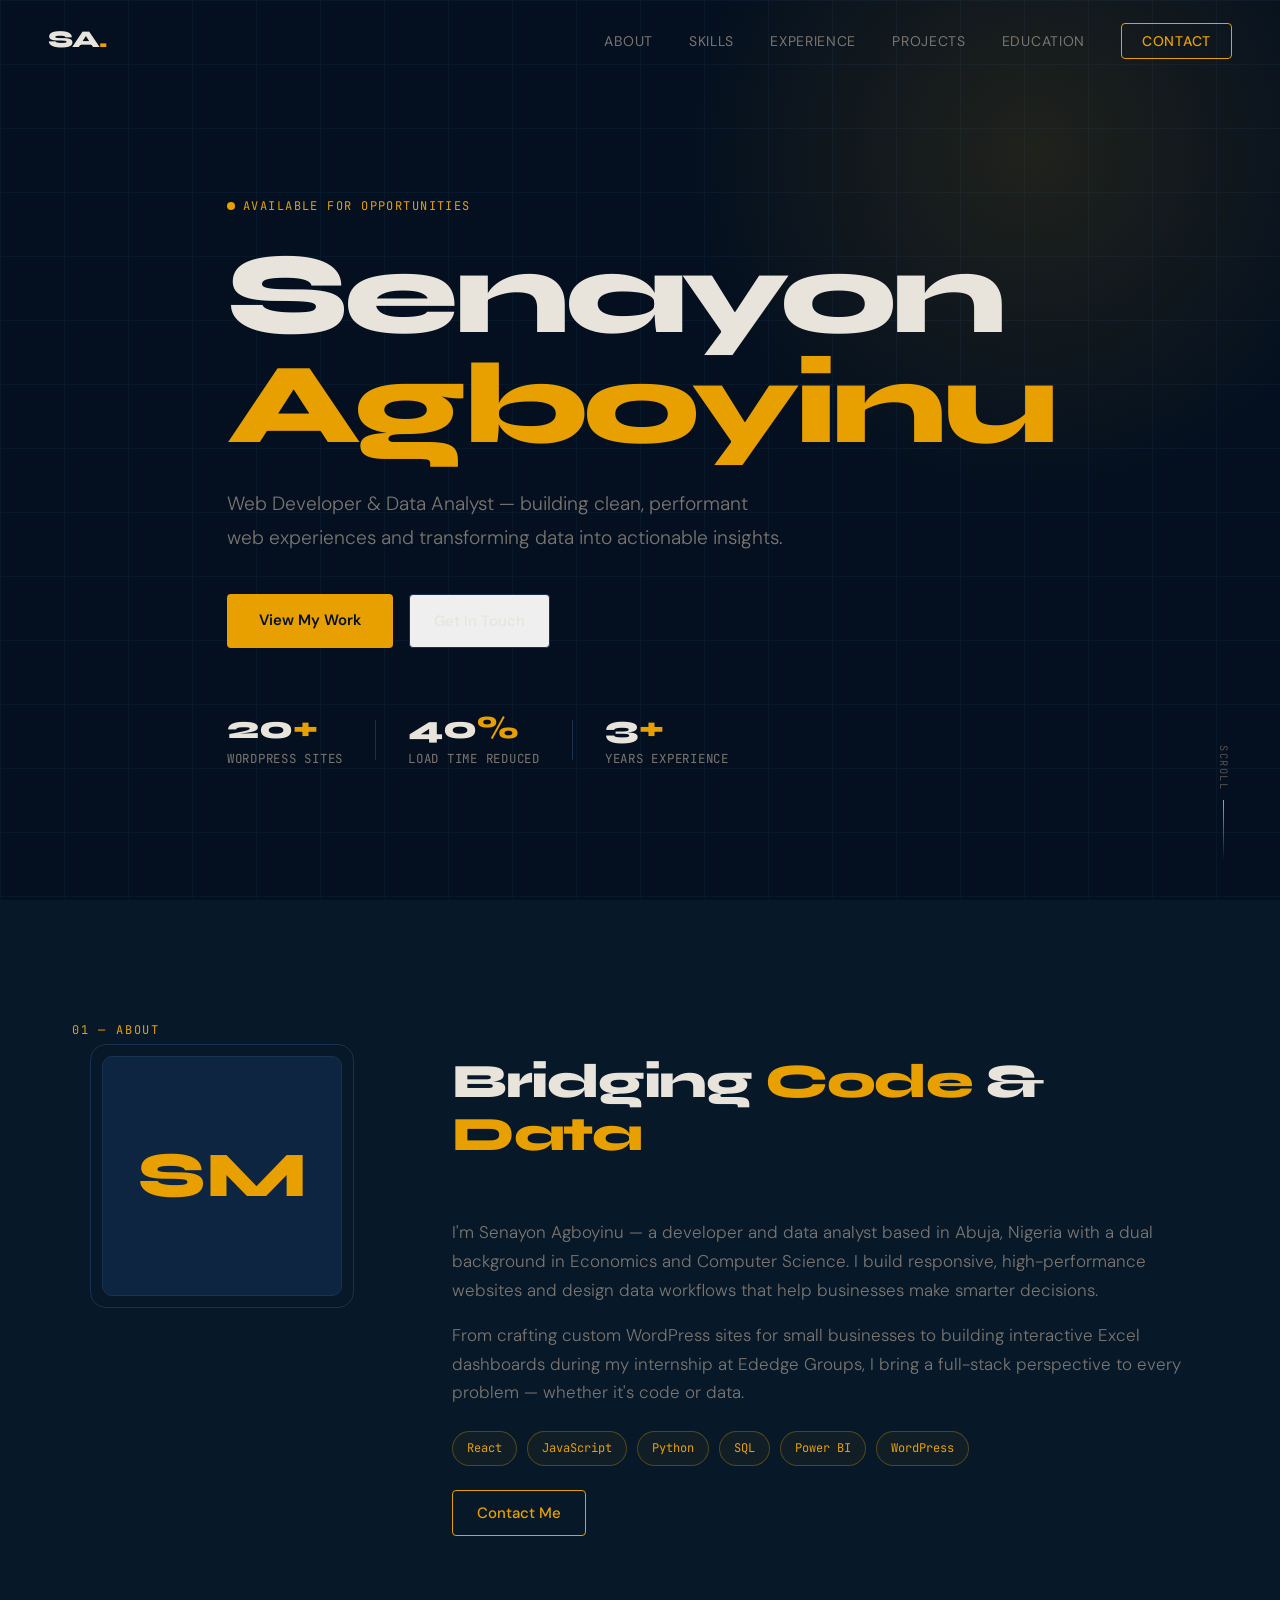
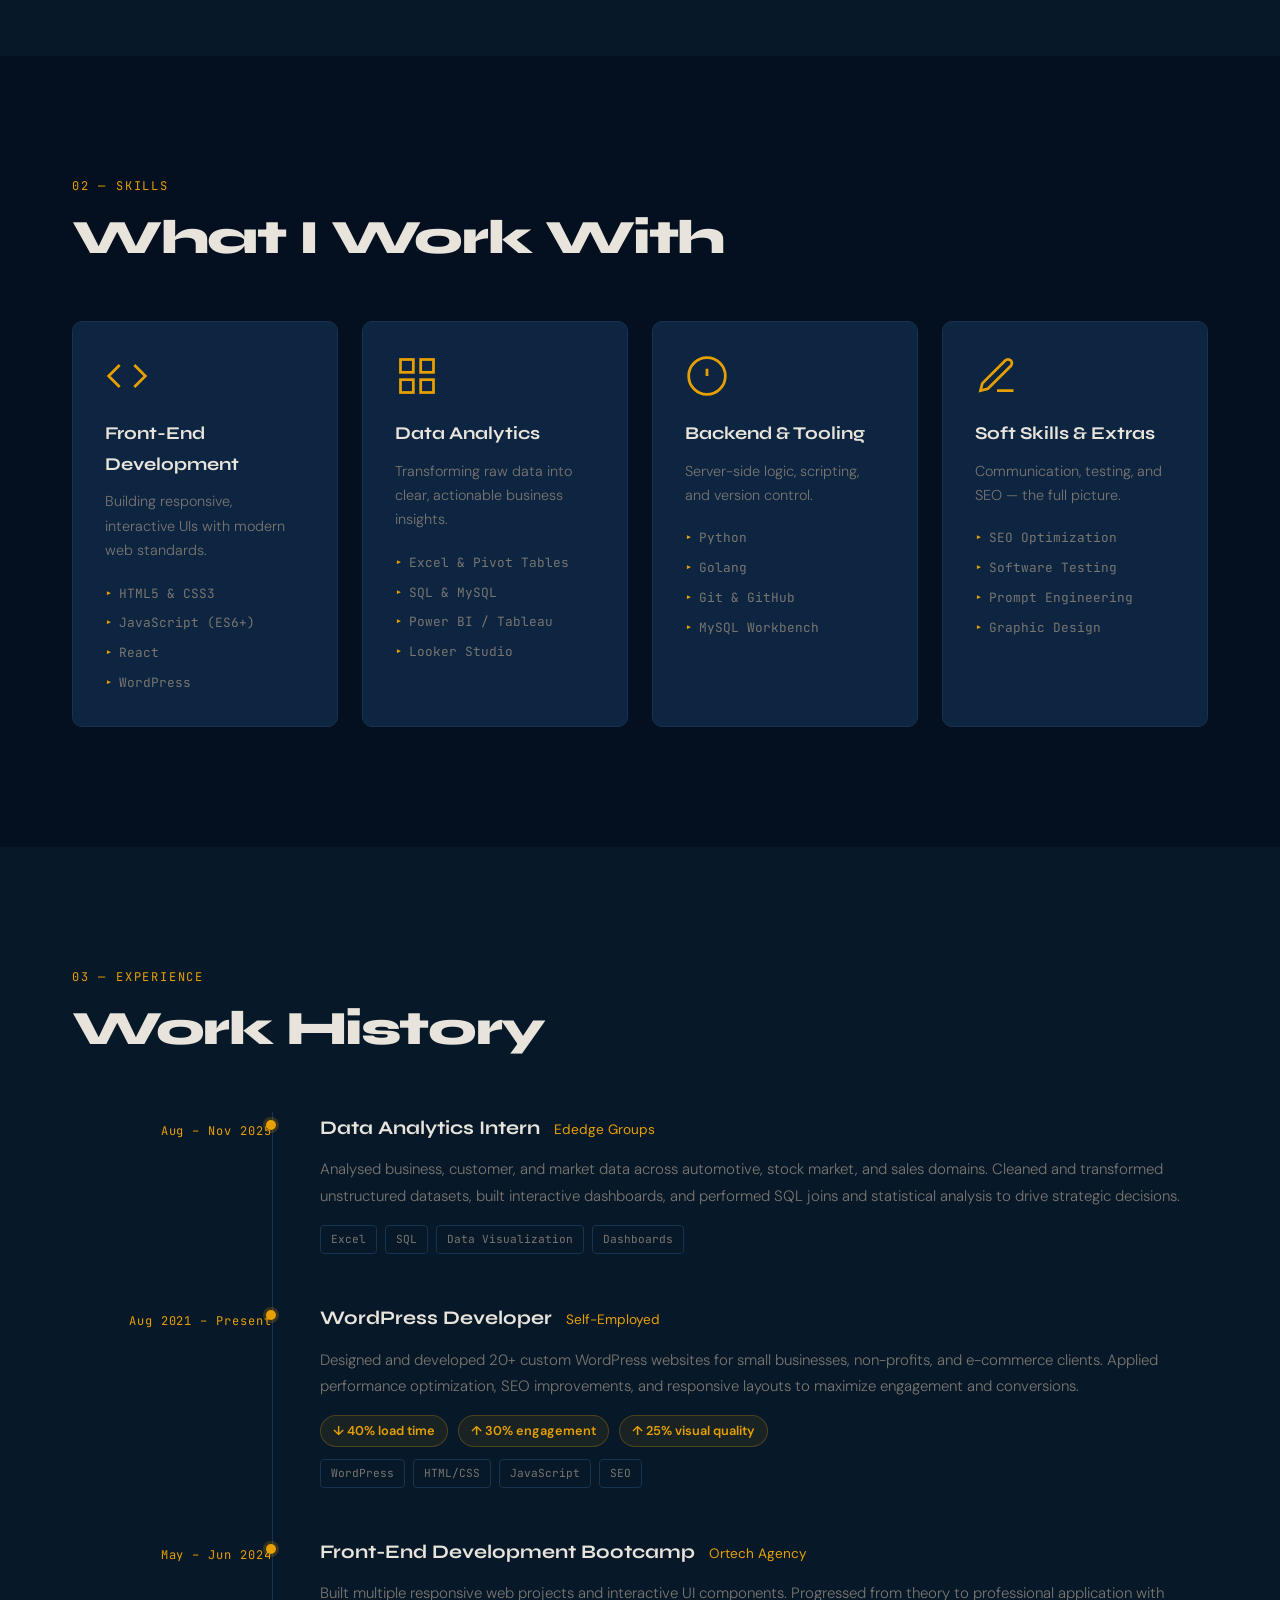
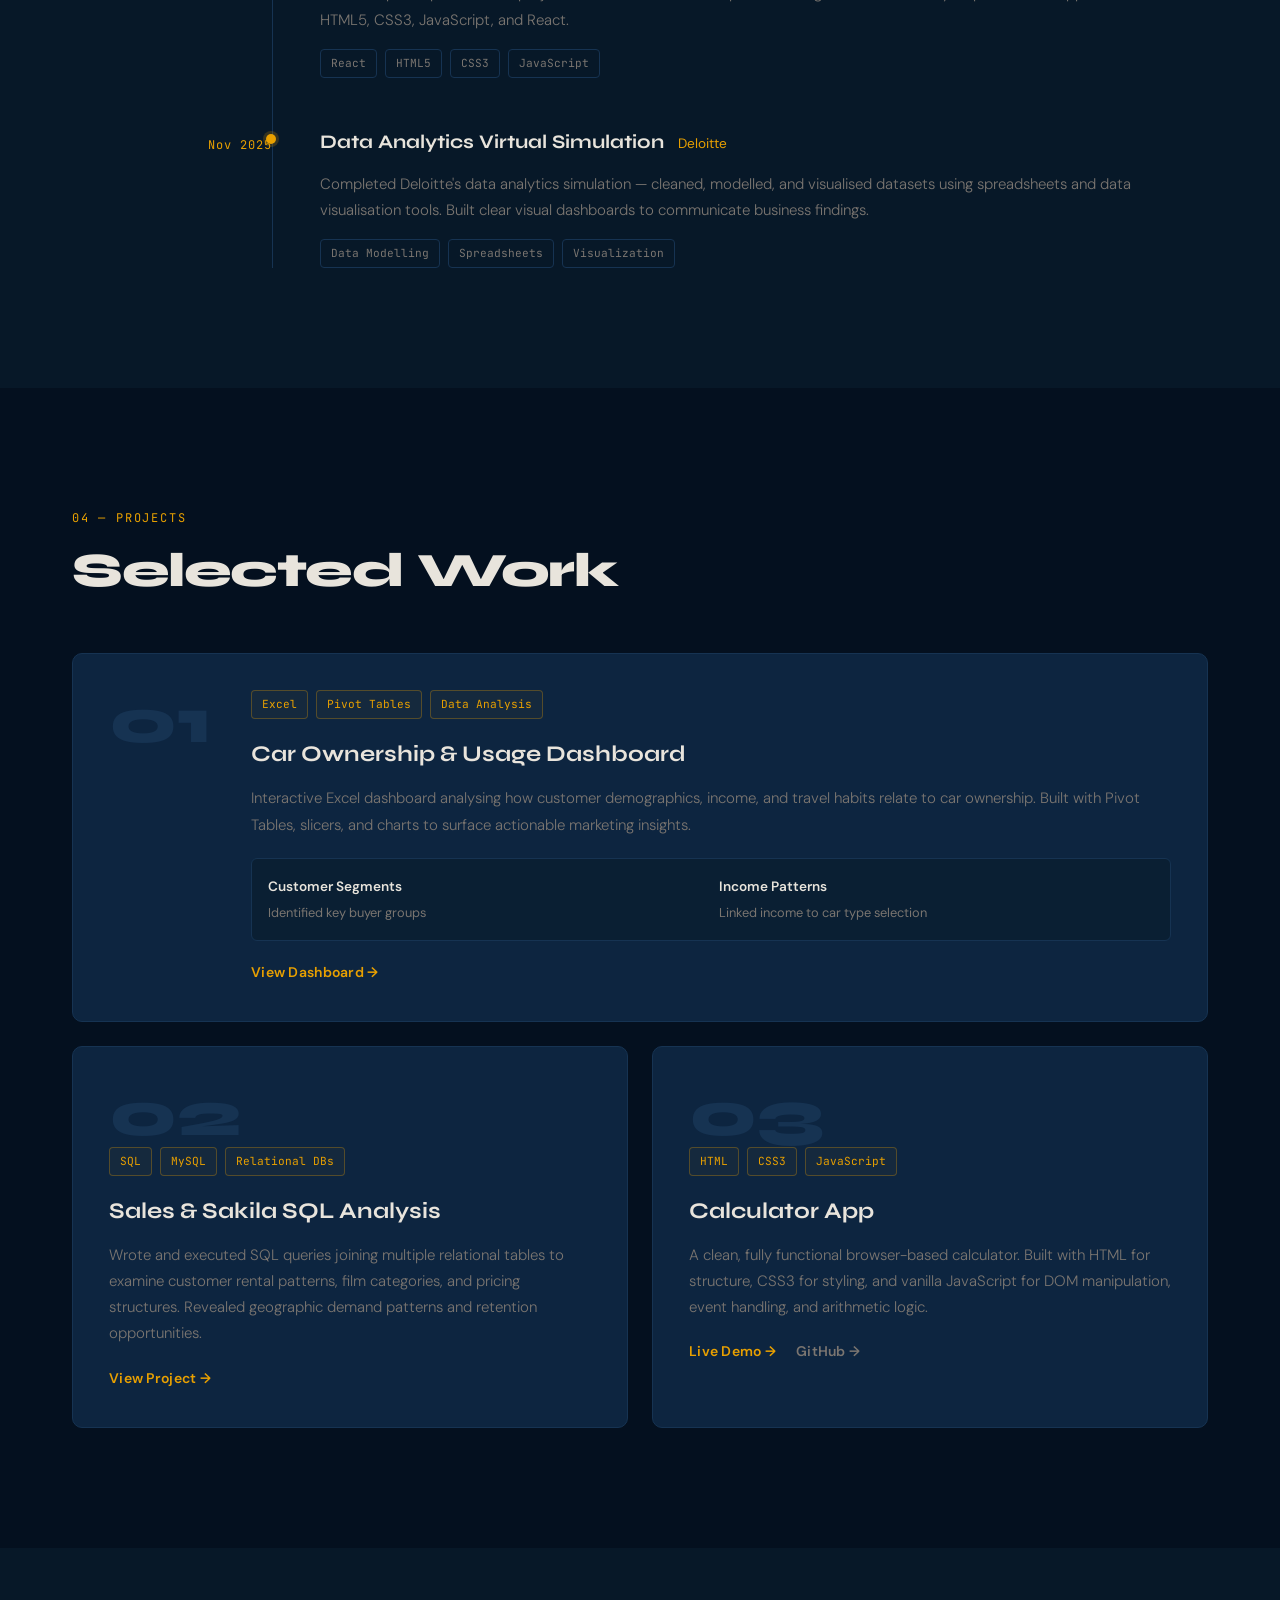
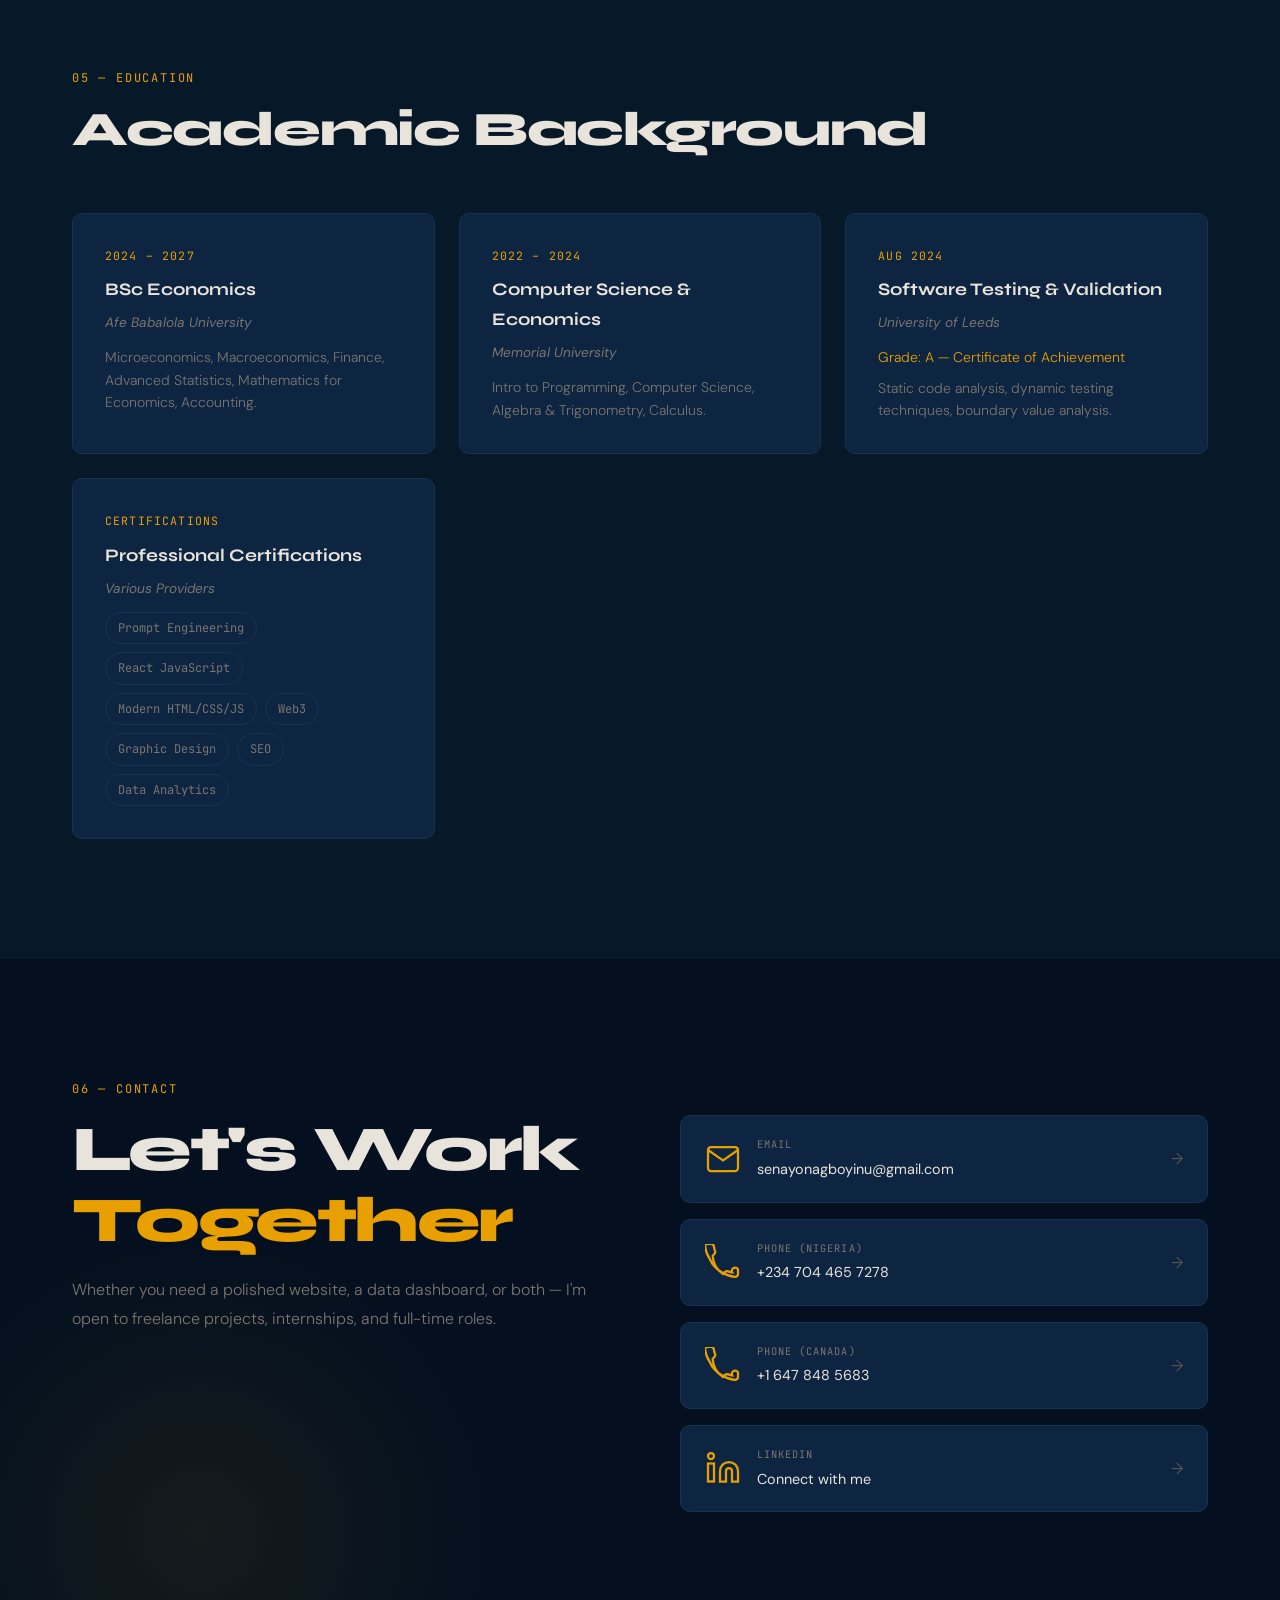
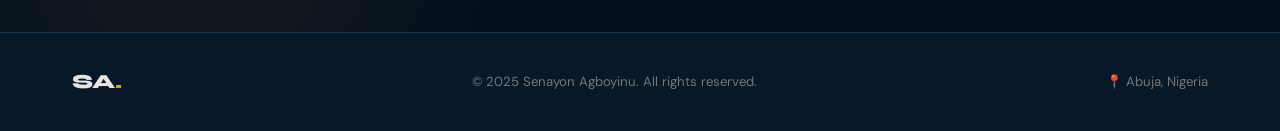
<file: index.html>
<!DOCTYPE html>
<html lang="en">
<head>
  <meta charset="UTF-8" />
  <meta name="viewport" content="width=device-width, initial-scale=1.0" />
  <meta name="google-site-verification" content="8aTkuuzNvhIp5uMjDAX7xg48A3dm7wHkR_fCGbvB3QA" />
  <title>Senayon Agboyinu — Portfolio</title>
  <link rel="preconnect" href="https://fonts.googleapis.com">
  <link rel="preconnect" href="https://fonts.gstatic.com" crossorigin>
  <link href="https://fonts.googleapis.com/css2?family=Syne:wght@400;600;700;800&family=DM+Sans:ital,opsz,wght@0,9..40,300;0,9..40,400;0,9..40,500;1,9..40,300&family=JetBrains+Mono:wght@400;500&display=swap" rel="stylesheet">
  <style>
/* ─── RESET & BASE ─────────────────────────────── */
*, *::before, *::after { box-sizing: border-box; margin: 0; padding: 0; }

:root {
  --bg:        #04101f;
  --bg2:       #071828;
  --bg3:       #0a1f33;
  --surface:   #0d2540;
  --border:    #163352;
  --accent:    #e8a000;
  --accent2:   #ffbe3d;
  --text:      #e8e4dc;
  --muted:     #7a7570;
  --muted2:    #555050;
  --white:     #ffffff;
  --font-head: 'Syne', sans-serif;
  --font-body: 'DM Sans', sans-serif;
  --font-mono: 'JetBrains Mono', monospace;
  --radius:    10px;
  --max:       1200px;
}

html { scroll-behavior: smooth; }

body {
  background: var(--bg);
  color: var(--text);
  font-family: var(--font-body);
  font-size: 16px;
  line-height: 1.7;
  overflow-x: hidden;
}

a { color: inherit; text-decoration: none; }
img { display: block; max-width: 100%; }
ul { list-style: none; }

.container {
  max-width: var(--max);
  margin: 0 auto;
  padding: 0 32px;
}

/* ─── NAV ─────────────────────────────────────── */
#navbar {
  position: fixed;
  top: 0;
  left: 0;
  right: 0;
  z-index: 100;
  display: flex;
  align-items: center;
  justify-content: space-between;
  padding: 20px 48px;
  background: transparent;
  transition: background .35s, backdrop-filter .35s, padding .3s;
}

#navbar.scrolled {
  background: rgba(10,10,10,.88);
  backdrop-filter: blur(14px);
  padding: 14px 48px;
  border-bottom: 1px solid var(--border);
}

.nav-logo {
  font-family: var(--font-head);
  font-size: 1.5rem;
  font-weight: 800;
  letter-spacing: -.02em;
}

.nav-links {
  display: flex;
  gap: 36px;
  align-items: center;
}

.nav-links a {
  font-size: .875rem;
  font-weight: 400;
  color: var(--muted);
  letter-spacing: .05em;
  text-transform: uppercase;
  transition: color .2s;
}

.nav-links a:hover { color: var(--text); }

.nav-links .nav-cta {
  color: var(--accent);
  border: 1px solid var(--accent);
  padding: 8px 20px;
  border-radius: 4px;
  font-weight: 500;
  transition: background .2s, color .2s;
}

.nav-links .nav-cta:hover {
  background: var(--accent);
  color: var(--bg);
}

.dot { color: var(--accent); }

.burger {
  display: none;
  flex-direction: column;
  gap: 5px;
  background: none;
  border: none;
  cursor: pointer;
  padding: 4px;
}

.burger span {
  display: block;
  width: 24px;
  height: 2px;
  background: var(--text);
  transition: transform .3s, opacity .3s;
}

/* ─── MOBILE MENU ─────────────────────────────── */
.mobile-menu {
  position: fixed;
  inset: 0;
  z-index: 90;
  background: var(--bg);
  display: flex;
  align-items: center;
  justify-content: center;
  opacity: 0;
  pointer-events: none;
  transition: opacity .3s;
}

.mobile-menu.open {
  opacity: 1;
  pointer-events: all;
}

.mobile-menu ul {
  display: flex;
  flex-direction: column;
  gap: 28px;
  text-align: center;
}

.mobile-menu ul a {
  font-family: var(--font-head);
  font-size: 2rem;
  font-weight: 700;
  color: var(--text);
  transition: color .2s;
}

.mobile-menu ul a:hover { color: var(--accent); }

/* ─── BUTTONS ─────────────────────────────────── */
.btn-primary {
  display: inline-flex;
  align-items: center;
  gap: 8px;
  background: var(--accent);
  color: var(--bg);
  font-family: var(--font-body);
  font-weight: 600;
  font-size: .9375rem;
  padding: 14px 32px;
  border-radius: 4px;
  transition: background .2s, transform .2s;
}

.btn-primary:hover {
  background: var(--accent2);
  transform: translateY(-2px);
}

.btn-ghost {
  display: inline-flex;
  align-items: center;
  gap: 8px;
  color: var(--text);
  font-weight: 500;
  font-size: .9375rem;
  padding: 14px 24px;
  border: 1px solid var(--border);
  border-radius: 4px;
  transition: border-color .2s, color .2s, transform .2s;
}

.btn-ghost:hover {
  border-color: var(--accent);
  color: var(--accent);
  transform: translateY(-2px);
}

.btn-outline {
  display: inline-flex;
  align-items: center;
  gap: 8px;
  color: var(--accent);
  font-weight: 500;
  font-size: .9375rem;
  padding: 12px 24px;
  border: 1px solid var(--accent);
  border-radius: 4px;
  transition: background .2s, color .2s;
  margin-top: 24px;
}

.btn-outline:hover {
  background: var(--accent);
  color: var(--bg);
}

/* ─── SECTION COMMON ──────────────────────────── */
section {
  padding: 120px 0;
}

.section-label {
  font-family: var(--font-mono);
  font-size: .75rem;
  color: var(--accent);
  letter-spacing: .15em;
  text-transform: uppercase;
  margin-bottom: 16px;
}

.section-title {
  font-family: var(--font-head);
  font-size: clamp(2rem, 4vw, 3rem);
  font-weight: 800;
  line-height: 1.1;
  margin-bottom: 56px;
  letter-spacing: -.03em;
}

.section-title em {
  font-style: normal;
  color: var(--accent);
}

/* ─── REVEAL ANIMATIONS ───────────────────────── */
.reveal {
  opacity: 0;
  transform: translateY(28px);
  transition: opacity .7s cubic-bezier(.16,1,.3,1), transform .7s cubic-bezier(.16,1,.3,1);
}

.reveal.visible {
  opacity: 1;
  transform: none;
}

/* ─── HERO ────────────────────────────────────── */
#hero {
  min-height: 100vh;
  display: flex;
  align-items: center;
  position: relative;
  overflow: hidden;
  padding: 140px 0 80px;
}

.hero-bg-grid {
  position: absolute;
  inset: 0;
  background-image:
    linear-gradient(var(--border) 1px, transparent 1px),
    linear-gradient(90deg, var(--border) 1px, transparent 1px);
  background-size: 64px 64px;
  opacity: .25;
  pointer-events: none;
}

.hero-glow {
  position: absolute;
  top: -200px;
  right: -100px;
  width: 700px;
  height: 700px;
  background: radial-gradient(circle, rgba(232,160,0,.12) 0%, transparent 70%);
  pointer-events: none;
}

.hero-content {
  max-width: var(--max);
  margin: 0 auto;
  padding: 0 32px;
  position: relative;
  z-index: 2;
}

.hero-tag {
  display: inline-flex;
  align-items: center;
  gap: 8px;
  font-family: var(--font-mono);
  font-size: .75rem;
  color: var(--accent);
  letter-spacing: .12em;
  text-transform: uppercase;
  margin-bottom: 24px;
}

.hero-tag::before {
  content: '';
  display: block;
  width: 8px;
  height: 8px;
  background: var(--accent);
  border-radius: 50%;
  animation: pulse 2s infinite;
}

@keyframes pulse {
  0%, 100% { box-shadow: 0 0 0 0 rgba(232,160,0,.5); }
  50% { box-shadow: 0 0 0 8px rgba(232,160,0,0); }
}

.hero-name {
  font-family: var(--font-head);
  font-size: clamp(3.5rem, 9vw, 7.5rem);
  font-weight: 800;
  line-height: .95;
  letter-spacing: -.04em;
  margin-bottom: 28px;
}

.hero-name .line { display: block; }
.hero-name .accent-line { color: var(--accent); }

.hero-sub {
  font-size: clamp(1rem, 1.5vw, 1.2rem);
  color: var(--muted);
  max-width: 560px;
  margin-bottom: 40px;
  line-height: 1.75;
  font-weight: 300;
}

.hero-actions {
  display: flex;
  gap: 16px;
  flex-wrap: wrap;
  margin-bottom: 64px;
}

.hero-stats {
  display: flex;
  align-items: center;
  gap: 32px;
  flex-wrap: wrap;
}

.stat { display: flex; flex-direction: column; gap: 4px; }

.stat-num {
  font-family: var(--font-head);
  font-size: 2rem;
  font-weight: 800;
  color: var(--text);
  line-height: 1;
}

.plus { color: var(--accent); }

.stat-label {
  font-size: .78rem;
  color: var(--muted);
  letter-spacing: .06em;
  text-transform: uppercase;
  font-family: var(--font-mono);
}

.stat-divider {
  width: 1px;
  height: 40px;
  background: var(--border);
}

.hero-scroll {
  position: absolute;
  bottom: 40px;
  right: 48px;
  display: flex;
  flex-direction: column;
  align-items: center;
  gap: 10px;
  z-index: 2;
}

.hero-scroll span {
  font-family: var(--font-mono);
  font-size: .65rem;
  letter-spacing: .15em;
  text-transform: uppercase;
  color: var(--muted2);
  writing-mode: vertical-rl;
}

.scroll-line {
  width: 1px;
  height: 60px;
  background: linear-gradient(to bottom, var(--accent), transparent);
  animation: scrollAnim 2s infinite;
}

@keyframes scrollAnim {
  0%, 100% { transform: scaleY(1); opacity: 1; }
  50% { transform: scaleY(.4); opacity: .4; }
}

/* ─── ABOUT ───────────────────────────────────── */
#about { background: var(--bg2); }

.about-grid {
  display: grid;
  grid-template-columns: 300px 1fr;
  gap: 80px;
  align-items: start;
}

.about-img-wrap {
  position: relative;
  width: 240px;
  aspect-ratio: 1;
  margin: 0 auto;
}

.about-initials {
  width: 100%;
  height: 100%;
  background: var(--surface);
  border: 1px solid var(--border);
  border-radius: var(--radius);
  display: flex;
  align-items: center;
  justify-content: center;
  font-family: var(--font-head);
  font-size: 4rem;
  font-weight: 800;
  color: var(--accent);
  position: relative;
  z-index: 1;
}

.about-img-frame {
  position: absolute;
  inset: -12px;
  border: 1px solid var(--border);
  border-radius: calc(var(--radius) + 6px);
  z-index: 0;
}

.about-text {
  color: var(--muted);
  margin-bottom: 16px;
  font-weight: 300;
  font-size: 1.0625rem;
}

.about-tags {
  display: flex;
  flex-wrap: wrap;
  gap: 10px;
  margin-top: 24px;
}

.tag {
  font-family: var(--font-mono);
  font-size: .75rem;
  color: var(--accent);
  border: 1px solid rgba(232,160,0,.3);
  padding: 6px 14px;
  border-radius: 99px;
  background: rgba(232,160,0,.05);
}

/* ─── SKILLS ──────────────────────────────────── */
#skills { background: var(--bg); }

.skills-grid {
  display: grid;
  grid-template-columns: repeat(auto-fit, minmax(260px, 1fr));
  gap: 24px;
}

.skill-card {
  background: var(--surface);
  border: 1px solid var(--border);
  border-radius: var(--radius);
  padding: 32px;
  transition: border-color .25s, transform .25s;
  position: relative;
  overflow: hidden;
}

.skill-card::before {
  content: '';
  position: absolute;
  inset: 0;
  background: linear-gradient(135deg, rgba(232,160,0,.04), transparent 60%);
  opacity: 0;
  transition: opacity .3s;
}

.skill-card:hover {
  border-color: rgba(232,160,0,.4);
  transform: translateY(-4px);
}

.skill-card:hover::before { opacity: 1; }

.skill-icon {
  width: 44px;
  height: 44px;
  color: var(--accent);
  margin-bottom: 20px;
}

.skill-icon svg { width: 100%; height: 100%; }

.skill-card h3 {
  font-family: var(--font-head);
  font-size: 1.125rem;
  font-weight: 700;
  margin-bottom: 10px;
  color: var(--text);
}

.skill-card p {
  font-size: .9rem;
  color: var(--muted);
  margin-bottom: 20px;
  font-weight: 300;
}

.skill-list {
  display: flex;
  flex-direction: column;
  gap: 8px;
}

.skill-list li {
  font-family: var(--font-mono);
  font-size: .8rem;
  color: var(--muted);
  padding-left: 14px;
  position: relative;
}

.skill-list li::before {
  content: '▸';
  position: absolute;
  left: 0;
  color: var(--accent);
}

/* ─── EXPERIENCE ──────────────────────────────── */
#experience { background: var(--bg2); }

.timeline {
  display: flex;
  flex-direction: column;
  gap: 0;
  position: relative;
}

.timeline::before {
  content: '';
  position: absolute;
  left: 200px;
  top: 0;
  bottom: 0;
  width: 1px;
  background: var(--border);
}

.timeline-item {
  display: grid;
  grid-template-columns: 200px 1fr;
  gap: 0 48px;
  padding: 0 0 48px 0;
  position: relative;
}

.timeline-item:last-child { padding-bottom: 0; }

.timeline-meta {
  padding-top: 4px;
  text-align: right;
}

.timeline-date {
  font-family: var(--font-mono);
  font-size: .75rem;
  color: var(--accent);
  letter-spacing: .08em;
}

.timeline-body {
  display: flex;
  gap: 24px;
  position: relative;
}

.timeline-marker {
  position: absolute;
  left: -54px;
  top: 8px;
  width: 10px;
  height: 10px;
  background: var(--accent);
  border-radius: 50%;
  flex-shrink: 0;
  box-shadow: 0 0 0 3px rgba(232,160,0,.2);
}

.timeline-content { flex: 1; }

.timeline-header {
  display: flex;
  align-items: baseline;
  gap: 14px;
  margin-bottom: 12px;
  flex-wrap: wrap;
}

.timeline-header h3 {
  font-family: var(--font-head);
  font-size: 1.2rem;
  font-weight: 700;
}

.timeline-company {
  font-size: .85rem;
  color: var(--accent);
  font-weight: 400;
}

.timeline-content p {
  color: var(--muted);
  font-size: .9375rem;
  font-weight: 300;
  margin-bottom: 16px;
  line-height: 1.75;
}

.timeline-tags {
  display: flex;
  flex-wrap: wrap;
  gap: 8px;
  margin-top: 8px;
}

.timeline-tags span {
  font-family: var(--font-mono);
  font-size: .7rem;
  color: var(--muted);
  border: 1px solid var(--border);
  padding: 4px 10px;
  border-radius: 4px;
}

.result-pills {
  display: flex;
  flex-wrap: wrap;
  gap: 10px;
  margin-bottom: 12px;
}

.result-pill {
  font-size: .8rem;
  font-weight: 600;
  color: var(--accent);
  background: rgba(232,160,0,.08);
  border: 1px solid rgba(232,160,0,.25);
  padding: 4px 12px;
  border-radius: 99px;
}

/* ─── PROJECTS ────────────────────────────────── */
#projects { background: var(--bg); }

.projects-grid {
  display: grid;
  grid-template-columns: 1fr 1fr;
  grid-template-rows: auto auto;
  gap: 24px;
}

.project-card {
  background: var(--surface);
  border: 1px solid var(--border);
  border-radius: var(--radius);
  padding: 36px;
  position: relative;
  transition: border-color .25s, transform .25s;
  overflow: hidden;
}

.project-card::after {
  content: '';
  position: absolute;
  bottom: 0;
  left: 0;
  right: 0;
  height: 2px;
  background: linear-gradient(90deg, var(--accent), transparent);
  opacity: 0;
  transition: opacity .3s;
}

.project-card:hover {
  border-color: rgba(232,160,0,.35);
  transform: translateY(-4px);
}

.project-card:hover::after { opacity: 1; }

.project-card.featured {
  grid-column: 1 / -1;
  display: grid;
  grid-template-columns: auto 1fr;
  gap: 40px;
}

.project-number {
  font-family: var(--font-head);
  font-size: 4rem;
  font-weight: 800;
  color: var(--border);
  line-height: 1;
  user-select: none;
}

.project-stack {
  display: flex;
  flex-wrap: wrap;
  gap: 8px;
  margin-bottom: 16px;
}

.project-stack span {
  font-family: var(--font-mono);
  font-size: .7rem;
  color: var(--accent);
  border: 1px solid rgba(232,160,0,.3);
  padding: 4px 10px;
  border-radius: 4px;
  background: rgba(232,160,0,.04);
}

.project-body h3 {
  font-family: var(--font-head);
  font-size: 1.4rem;
  font-weight: 700;
  margin-bottom: 12px;
}

.project-body p {
  color: var(--muted);
  font-size: .9375rem;
  font-weight: 300;
  line-height: 1.75;
  margin-bottom: 20px;
}

.project-results {
  display: grid;
  grid-template-columns: 1fr 1fr;
  gap: 16px;
  padding: 16px;
  background: var(--bg3);
  border-radius: 6px;
  margin-bottom: 20px;
  border: 1px solid var(--border);
}

.pr-item {
  display: flex;
  flex-direction: column;
  gap: 4px;
}

.pr-item strong {
  font-size: .85rem;
  color: var(--text);
  font-weight: 600;
}

.pr-item span {
  font-size: .8rem;
  color: var(--muted);
}

.project-links {
  display: flex;
  gap: 20px;
  flex-wrap: wrap;
}

.proj-link {
  font-size: .875rem;
  font-weight: 600;
  color: var(--accent);
  transition: opacity .2s, gap .2s;
  letter-spacing: .02em;
}

.proj-link:hover { opacity: .7; }

.github-link { color: var(--muted); }

/* ─── EDUCATION ───────────────────────────────── */
#education { background: var(--bg2); }

.edu-grid {
  display: grid;
  grid-template-columns: repeat(auto-fit, minmax(280px, 1fr));
  gap: 24px;
}

.edu-card {
  background: var(--surface);
  border: 1px solid var(--border);
  border-radius: var(--radius);
  padding: 32px;
  transition: border-color .25s;
  position: relative;
}

.edu-card:hover { border-color: rgba(232,160,0,.4); }

.edu-year {
  font-family: var(--font-mono);
  font-size: .72rem;
  color: var(--accent);
  letter-spacing: .1em;
  text-transform: uppercase;
  margin-bottom: 10px;
}

.edu-card h3 {
  font-family: var(--font-head);
  font-size: 1.1rem;
  font-weight: 700;
  margin-bottom: 6px;
}

.edu-school {
  display: block;
  font-size: .85rem;
  color: var(--muted);
  margin-bottom: 12px;
  font-style: italic;
}

.edu-grade {
  font-size: .82rem;
  color: var(--accent) !important;
  font-weight: 500;
  margin-bottom: 8px !important;
}

.edu-card p {
  font-size: .875rem;
  color: var(--muted);
  line-height: 1.6;
  font-weight: 300;
}

.cert-list {
  display: flex;
  flex-wrap: wrap;
  gap: 8px;
  margin-top: 4px;
}

.cert-list span {
  font-size: .75rem;
  color: var(--muted);
  border: 1px solid var(--border);
  padding: 5px 12px;
  border-radius: 99px;
  font-family: var(--font-mono);
}

/* ─── CONTACT ─────────────────────────────────── */
#contact {
  background: var(--bg);
  position: relative;
  overflow: hidden;
}

#contact::before {
  content: '';
  position: absolute;
  bottom: -200px;
  left: -100px;
  width: 600px;
  height: 600px;
  background: radial-gradient(circle, rgba(232,160,0,.08), transparent 70%);
  pointer-events: none;
}

.contact-wrap {
  display: grid;
  grid-template-columns: 1fr 1fr;
  gap: 80px;
  align-items: start;
}

.contact-title {
  font-family: var(--font-head);
  font-size: clamp(2.5rem, 5vw, 4rem);
  font-weight: 800;
  line-height: 1.1;
  letter-spacing: -.04em;
  margin-bottom: 20px;
}

.contact-title em {
  font-style: normal;
  color: var(--accent);
}

.contact-sub {
  font-size: 1rem;
  color: var(--muted);
  font-weight: 300;
  line-height: 1.8;
}

.contact-links {
  display: flex;
  flex-direction: column;
  gap: 16px;
}

.contact-item {
  display: flex;
  align-items: center;
  gap: 16px;
  padding: 20px 24px;
  background: var(--surface);
  border: 1px solid var(--border);
  border-radius: var(--radius);
  transition: border-color .25s, transform .25s;
}

.contact-item:hover {
  border-color: rgba(232,160,0,.4);
  transform: translateX(6px);
}

.contact-icon {
  width: 36px;
  height: 36px;
  color: var(--accent);
  flex-shrink: 0;
}

.contact-icon svg { width: 100%; height: 100%; }

.contact-text {
  display: flex;
  flex-direction: column;
  gap: 3px;
  flex: 1;
  min-width: 0;
}

.contact-label {
  font-family: var(--font-mono);
  font-size: .65rem;
  letter-spacing: .1em;
  text-transform: uppercase;
  color: var(--muted);
}

.contact-value {
  font-size: .9rem;
  color: var(--text);
  white-space: nowrap;
  overflow: hidden;
  text-overflow: ellipsis;
}

.contact-arrow {
  color: var(--muted2);
  font-size: 1rem;
  transition: color .2s, transform .2s;
}

.contact-item:hover .contact-arrow {
  color: var(--accent);
  transform: translateX(4px);
}

/* ─── FOOTER ──────────────────────────────────── */
footer {
  background: var(--bg2);
  border-top: 1px solid var(--border);
  padding: 32px 0;
}

.footer-inner {
  display: flex;
  align-items: center;
  justify-content: space-between;
  flex-wrap: wrap;
  gap: 12px;
}

.footer-logo {
  font-family: var(--font-head);
  font-size: 1.25rem;
  font-weight: 800;
}

.footer-copy {
  font-size: .825rem;
  color: var(--muted);
}

.footer-location {
  font-size: .825rem;
  color: var(--muted);
}

/* ─── RESPONSIVE ──────────────────────────────── */
@media (max-width: 960px) {
  .nav-links { display: none; }
  .burger { display: flex; }

  #navbar { padding: 18px 24px; }
  #navbar.scrolled { padding: 14px 24px; }

  .about-grid { grid-template-columns: 1fr; gap: 40px; }
  .about-img-wrap { width: 180px; }

  .timeline::before { left: 0; }
  .timeline-item { grid-template-columns: 1fr; gap: 8px; }
  .timeline-meta { text-align: left; padding: 0 0 4px 20px; }
  .timeline-body { padding-left: 20px; }
  .timeline-marker { left: -20px; }

  .projects-grid { grid-template-columns: 1fr; }
  .project-card.featured { grid-column: 1; display: block; }
  .project-card.featured .project-number { font-size: 2.5rem; margin-bottom: 16px; }

  .contact-wrap { grid-template-columns: 1fr; gap: 40px; }

  section { padding: 80px 0; }
}

@media (max-width: 640px) {
  .container { padding: 0 20px; }
  .hero-content { padding: 0 20px; }
  .hero-name { font-size: clamp(2.8rem, 12vw, 4rem); }
  .hero-stats { gap: 20px; }
  .stat-divider { display: none; }

  .skills-grid { grid-template-columns: 1fr; }
  .edu-grid { grid-template-columns: 1fr; }

  .footer-inner { flex-direction: column; text-align: center; }
}
  </style>
</head>
<body>

  <!-- NAV -->
  <nav id="navbar">
    <div class="nav-logo">SA<span class="dot">.</span></div>
    <ul class="nav-links">
      <li><a href="#about">About</a></li>
      <li><a href="#skills">Skills</a></li>
      <li><a href="#experience">Experience</a></li>
      <li><a href="#projects">Projects</a></li>
      <li><a href="#education">Education</a></li>
      <li><a href="#contact" class="nav-cta">Contact</a></li>
    </ul>
    <button class="burger" id="burger" aria-label="Menu">
      <span></span><span></span><span></span>
    </button>
  </nav>

  <!-- MOBILE MENU -->
  <div class="mobile-menu" id="mobileMenu">
    <ul>
      <li><a href="#about" class="mobile-link">About</a></li>
      <li><a href="#skills" class="mobile-link">Skills</a></li>
      <li><a href="#experience" class="mobile-link">Experience</a></li>
      <li><a href="#projects" class="mobile-link">Projects</a></li>
      <li><a href="#education" class="mobile-link">Education</a></li>
      <li><a href="#contact" class="mobile-link">Contact</a></li>
    </ul>
  </div>

  <!-- HERO -->
  <section id="hero">
    <div class="hero-bg-grid"></div>
    <div class="hero-glow"></div>
    <div class="hero-content">
      <div class="hero-tag reveal">Available for opportunities</div>
      <h1 class="hero-name reveal">
        <span class="line">Senayon</span>
        <span class="line accent-line">Agboyinu</span>
      </h1>
      <p class="hero-sub reveal">
        Web Developer &amp; Data Analyst — building clean, performant web experiences and transforming data into actionable insights.
      </p>
      <div class="hero-actions reveal">
        <a href="#projects" class="btn-primary">View My Work</a>
        <button class="btn-ghost" onclick="openContactModal()">Get In Touch</button>
      </div>
      <div class="hero-stats reveal">
        <div class="stat">
          <span class="stat-num">20<span class="plus">+</span></span>
          <span class="stat-label">WordPress Sites</span>
        </div>
        <div class="stat-divider"></div>
        <div class="stat">
          <span class="stat-num">40<span class="plus">%</span></span>
          <span class="stat-label">Load Time Reduced</span>
        </div>
        <div class="stat-divider"></div>
        <div class="stat">
          <span class="stat-num">3<span class="plus">+</span></span>
          <span class="stat-label">Years Experience</span>
        </div>
      </div>
    </div>
    <div class="hero-scroll">
      <span>scroll</span>
      <div class="scroll-line"></div>
    </div>
  </section>

  <!-- ABOUT -->
  <section id="about">
    <div class="container">
      <div class="section-label reveal">01 — About</div>
      <div class="about-grid">
        <div class="about-left reveal">
          <div class="about-img-wrap">
            <div class="about-initials">SM</div>
            <div class="about-img-frame"></div>
          </div>
        </div>
        <div class="about-right">
          <h2 class="section-title reveal">Bridging <em>Code</em> &amp; <em>Data</em></h2>
          <p class="about-text reveal">
            I'm Senayon Agboyinu — a developer and data analyst based in Abuja, Nigeria with a dual background in Economics and Computer Science. I build responsive, high-performance websites and design data workflows that help businesses make smarter decisions.
          </p>
          <p class="about-text reveal">
            From crafting custom WordPress sites for small businesses to building interactive Excel dashboards during my internship at Ededge Groups, I bring a full-stack perspective to every problem — whether it's code or data.
          </p>
          <div class="about-tags reveal">
            <span class="tag">React</span>
            <span class="tag">JavaScript</span>
            <span class="tag">Python</span>
            <span class="tag">SQL</span>
            <span class="tag">Power BI</span>
            <span class="tag">WordPress</span>
          </div>
          <button class="btn-outline reveal" onclick="openContactModal()">Contact Me</button>
        </div>
      </div>
    </div>
  </section>

  <!-- SKILLS -->
  <section id="skills">
    <div class="container">
      <div class="section-label reveal">02 — Skills</div>
      <h2 class="section-title reveal">What I Work With</h2>
      <div class="skills-grid">
        <div class="skill-card reveal">
          <div class="skill-icon">
            <svg viewBox="0 0 24 24" fill="none" stroke="currentColor" stroke-width="1.5"><polyline points="16 18 22 12 16 6"/><polyline points="8 6 2 12 8 18"/></svg>
          </div>
          <h3>Front-End Development</h3>
          <p>Building responsive, interactive UIs with modern web standards.</p>
          <ul class="skill-list">
            <li>HTML5 &amp; CSS3</li>
            <li>JavaScript (ES6+)</li>
            <li>React</li>
            <li>WordPress</li>
          </ul>
        </div>
        <div class="skill-card reveal">
          <div class="skill-icon">
            <svg viewBox="0 0 24 24" fill="none" stroke="currentColor" stroke-width="1.5"><rect x="3" y="3" width="7" height="7"/><rect x="14" y="3" width="7" height="7"/><rect x="14" y="14" width="7" height="7"/><rect x="3" y="14" width="7" height="7"/></svg>
          </div>
          <h3>Data Analytics</h3>
          <p>Transforming raw data into clear, actionable business insights.</p>
          <ul class="skill-list">
            <li>Excel &amp; Pivot Tables</li>
            <li>SQL &amp; MySQL</li>
            <li>Power BI / Tableau</li>
            <li>Looker Studio</li>
          </ul>
        </div>
        <div class="skill-card reveal">
          <div class="skill-icon">
            <svg viewBox="0 0 24 24" fill="none" stroke="currentColor" stroke-width="1.5"><circle cx="12" cy="12" r="10"/><line x1="12" y1="8" x2="12" y2="12"/><line x1="12" y1="16" x2="12.01" y2="16"/></svg>
          </div>
          <h3>Backend &amp; Tooling</h3>
          <p>Server-side logic, scripting, and version control.</p>
          <ul class="skill-list">
            <li>Python</li>
            <li>Golang</li>
            <li>Git &amp; GitHub</li>
            <li>MySQL Workbench</li>
          </ul>
        </div>
        <div class="skill-card reveal">
          <div class="skill-icon">
            <svg viewBox="0 0 24 24" fill="none" stroke="currentColor" stroke-width="1.5"><path d="M12 20h9"/><path d="M16.5 3.5a2.121 2.121 0 013 3L7 19l-4 1 1-4L16.5 3.5z"/></svg>
          </div>
          <h3>Soft Skills &amp; Extras</h3>
          <p>Communication, testing, and SEO — the full picture.</p>
          <ul class="skill-list">
            <li>SEO Optimization</li>
            <li>Software Testing</li>
            <li>Prompt Engineering</li>
            <li>Graphic Design</li>
          </ul>
        </div>
      </div>
    </div>
  </section>

  <!-- EXPERIENCE -->
  <section id="experience">
    <div class="container">
      <div class="section-label reveal">03 — Experience</div>
      <h2 class="section-title reveal">Work History</h2>
      <div class="timeline">
        <div class="timeline-item reveal">
          <div class="timeline-meta"><span class="timeline-date">Aug – Nov 2025</span></div>
          <div class="timeline-body">
            <div class="timeline-marker"></div>
            <div class="timeline-content">
              <div class="timeline-header">
                <h3>Data Analytics Intern</h3>
                <span class="timeline-company">Ededge Groups</span>
              </div>
              <p>Analysed business, customer, and market data across automotive, stock market, and sales domains. Cleaned and transformed unstructured datasets, built interactive dashboards, and performed SQL joins and statistical analysis to drive strategic decisions.</p>
              <div class="timeline-tags"><span>Excel</span><span>SQL</span><span>Data Visualization</span><span>Dashboards</span></div>
            </div>
          </div>
        </div>
        <div class="timeline-item reveal">
          <div class="timeline-meta"><span class="timeline-date">Aug 2021 – Present</span></div>
          <div class="timeline-body">
            <div class="timeline-marker"></div>
            <div class="timeline-content">
              <div class="timeline-header">
                <h3>WordPress Developer</h3>
                <span class="timeline-company">Self-Employed</span>
              </div>
              <p>Designed and developed 20+ custom WordPress websites for small businesses, non-profits, and e-commerce clients. Applied performance optimization, SEO improvements, and responsive layouts to maximize engagement and conversions.</p>
              <div class="result-pills">
                <span class="result-pill">↓ 40% load time</span>
                <span class="result-pill">↑ 30% engagement</span>
                <span class="result-pill">↑ 25% visual quality</span>
              </div>
              <div class="timeline-tags"><span>WordPress</span><span>HTML/CSS</span><span>JavaScript</span><span>SEO</span></div>
            </div>
          </div>
        </div>
        <div class="timeline-item reveal">
          <div class="timeline-meta"><span class="timeline-date">May – Jun 2024</span></div>
          <div class="timeline-body">
            <div class="timeline-marker"></div>
            <div class="timeline-content">
              <div class="timeline-header">
                <h3>Front-End Development Bootcamp</h3>
                <span class="timeline-company">Ortech Agency</span>
              </div>
              <p>Built multiple responsive web projects and interactive UI components. Progressed from theory to professional application with HTML5, CSS3, JavaScript, and React.</p>
              <div class="timeline-tags"><span>React</span><span>HTML5</span><span>CSS3</span><span>JavaScript</span></div>
            </div>
          </div>
        </div>
        <div class="timeline-item reveal">
          <div class="timeline-meta"><span class="timeline-date">Nov 2025</span></div>
          <div class="timeline-body">
            <div class="timeline-marker"></div>
            <div class="timeline-content">
              <div class="timeline-header">
                <h3>Data Analytics Virtual Simulation</h3>
                <span class="timeline-company">Deloitte</span>
              </div>
              <p>Completed Deloitte's data analytics simulation — cleaned, modelled, and visualised datasets using spreadsheets and data visualisation tools. Built clear visual dashboards to communicate business findings.</p>
              <div class="timeline-tags"><span>Data Modelling</span><span>Spreadsheets</span><span>Visualization</span></div>
            </div>
          </div>
        </div>
      </div>
    </div>
  </section>

  <!-- PROJECTS -->
  <section id="projects">
    <div class="container">
      <div class="section-label reveal">04 — Projects</div>
      <h2 class="section-title reveal">Selected Work</h2>
      <div class="projects-grid">
        <div class="project-card featured reveal">
          <div class="project-number">01</div>
          <div class="project-body">
            <div class="project-stack"><span>Excel</span><span>Pivot Tables</span><span>Data Analysis</span></div>
            <h3>Car Ownership &amp; Usage Dashboard</h3>
            <p>Interactive Excel dashboard analysing how customer demographics, income, and travel habits relate to car ownership. Built with Pivot Tables, slicers, and charts to surface actionable marketing insights.</p>
            <div class="project-results">
              <div class="pr-item"><strong>Customer Segments</strong><span>Identified key buyer groups</span></div>
              <div class="pr-item"><strong>Income Patterns</strong><span>Linked income to car type selection</span></div>
            </div>
            <div class="project-links">
              <a href="https://tinyurl.com/COwnership" target="_blank" rel="noopener" class="proj-link">View Dashboard →</a>
            </div>
          </div>
        </div>
        <div class="project-card reveal">
          <div class="project-number">02</div>
          <div class="project-body">
            <div class="project-stack"><span>SQL</span><span>MySQL</span><span>Relational DBs</span></div>
            <h3>Sales &amp; Sakila SQL Analysis</h3>
            <p>Wrote and executed SQL queries joining multiple relational tables to examine customer rental patterns, film categories, and pricing structures. Revealed geographic demand patterns and retention opportunities.</p>
            <div class="project-links">
              <a href="https://tinyurl.com/SqlSales" target="_blank" rel="noopener" class="proj-link">View Project →</a>
            </div>
          </div>
        </div>
        <div class="project-card reveal">
          <div class="project-number">03</div>
          <div class="project-body">
            <div class="project-stack"><span>HTML</span><span>CSS3</span><span>JavaScript</span></div>
            <h3>Calculator App</h3>
            <p>A clean, fully functional browser-based calculator. Built with HTML for structure, CSS3 for styling, and vanilla JavaScript for DOM manipulation, event handling, and arithmetic logic.</p>
            <div class="project-links">
              <a href="http://tulente.kesug.com" target="_blank" rel="noopener" class="proj-link">Live Demo →</a>
              <a href="https://github.com/SenMich01/calculator-app.git" target="_blank" rel="noopener" class="proj-link github-link">GitHub →</a>
            </div>
          </div>
        </div>
      </div>
    </div>
  </section>

  <!-- EDUCATION -->
  <section id="education">
    <div class="container">
      <div class="section-label reveal">05 — Education</div>
      <h2 class="section-title reveal">Academic Background</h2>
      <div class="edu-grid">
        <div class="edu-card reveal">
          <div class="edu-year">2024 – 2027</div>
          <h3>BSc Economics</h3>
          <span class="edu-school">Afe Babalola University</span>
          <p>Microeconomics, Macroeconomics, Finance, Advanced Statistics, Mathematics for Economics, Accounting.</p>
        </div>
        <div class="edu-card reveal">
          <div class="edu-year">2022 – 2024</div>
          <h3>Computer Science &amp; Economics</h3>
          <span class="edu-school">Memorial University</span>
          <p>Intro to Programming, Computer Science, Algebra &amp; Trigonometry, Calculus.</p>
        </div>
        <div class="edu-card reveal">
          <div class="edu-year">Aug 2024</div>
          <h3>Software Testing &amp; Validation</h3>
          <span class="edu-school">University of Leeds</span>
          <p class="edu-grade">Grade: A — Certificate of Achievement</p>
          <p>Static code analysis, dynamic testing techniques, boundary value analysis.</p>
        </div>
        <div class="edu-card certifications reveal">
          <div class="edu-year">Certifications</div>
          <h3>Professional Certifications</h3>
          <span class="edu-school">Various Providers</span>
          <div class="cert-list">
            <span>Prompt Engineering</span>
            <span>React JavaScript</span>
            <span>Modern HTML/CSS/JS</span>
            <span>Web3</span>
            <span>Graphic Design</span>
            <span>SEO</span>
            <span>Data Analytics</span>
          </div>
        </div>
      </div>
    </div>
  </section>

  <!-- CONTACT -->
  <section id="contact">
    <div class="container">
      <div class="section-label reveal">06 — Contact</div>
      <div class="contact-wrap">
        <div class="contact-left reveal">
          <h2 class="contact-title">Let's Work<br><em>Together</em></h2>
          <p class="contact-sub">Whether you need a polished website, a data dashboard, or both — I'm open to freelance projects, internships, and full-time roles.</p>
        </div>
        <div class="contact-right reveal">
          <div class="contact-links">
            <a href="mailto:SENAYONAGBOYINU@GMAIL.COM" class="contact-item">
              <div class="contact-icon"><svg viewBox="0 0 24 24" fill="none" stroke="currentColor" stroke-width="1.5"><path d="M4 4h16c1.1 0 2 .9 2 2v12c0 1.1-.9 2-2 2H4c-1.1 0-2-.9-2-2V6c0-1.1.9-2 2-2z"/><polyline points="22,6 12,13 2,6"/></svg></div>
              <div class="contact-text"><span class="contact-label">Email</span><span class="contact-value">senayonagboyinu@gmail.com</span></div>
              <span class="contact-arrow">→</span>
            </a>
            <a href="tel:+2347044657278" class="contact-item">
              <div class="contact-icon"><svg viewBox="0 0 24 24" fill="none" stroke="currentColor" stroke-width="1.5"><path d="M22 16.92v3a2 2 0 01-2.18 2 19.79 19.79 0 01-8.63-3.07A19.5 19.5 0 013.07 9.81 19.79 19.79 0 01.01 1.18C0 .66.44.2.96.04L3.96 0a2 2 0 012 1.72c.127.96.361 1.903.7 2.81a2 2 0 01-.45 2.11L5.09 7.91A16 16 0 0012 20l1.27-1.27a2 2 0 012.11-.45c.907.339 1.85.573 2.81.7A2 2 0 0122 16.92z"/></svg></div>
              <div class="contact-text"><span class="contact-label">Phone (Nigeria)</span><span class="contact-value">+234 704 465 7278</span></div>
              <span class="contact-arrow">→</span>
            </a>
            <a href="tel:+16478485683" class="contact-item">
              <div class="contact-icon"><svg viewBox="0 0 24 24" fill="none" stroke="currentColor" stroke-width="1.5"><path d="M22 16.92v3a2 2 0 01-2.18 2 19.79 19.79 0 01-8.63-3.07A19.5 19.5 0 013.07 9.81 19.79 19.79 0 01.01 1.18C0 .66.44.2.96.04L3.96 0a2 2 0 012 1.72c.127.96.361 1.903.7 2.81a2 2 0 01-.45 2.11L5.09 7.91A16 16 0 0012 20l1.27-1.27a2 2 0 012.11-.45c.907.339 1.85.573 2.81.7A2 2 0 0122 16.92z"/></svg></div>
              <div class="contact-text"><span class="contact-label">Phone (Canada)</span><span class="contact-value">+1 647 848 5683</span></div>
              <span class="contact-arrow">→</span>
            </a>
            <a href="https://www.linkedin.com/in/senayon-agboyinu" target="_blank" rel="noopener" class="contact-item">
              <div class="contact-icon"><svg viewBox="0 0 24 24" fill="none" stroke="currentColor" stroke-width="1.5"><path d="M16 8a6 6 0 016 6v7h-4v-7a2 2 0 00-2-2 2 2 0 00-2 2v7h-4v-7a6 6 0 016-6z"/><rect x="2" y="9" width="4" height="12"/><circle cx="4" cy="4" r="2"/></svg></div>
              <div class="contact-text"><span class="contact-label">LinkedIn</span><span class="contact-value">Connect with me</span></div>
              <span class="contact-arrow">→</span>
            </a>
          </div>
        </div>
      </div>
    </div>
  </section>

  <!-- FOOTER -->
  <footer>
    <div class="container footer-inner">
      <span class="footer-logo">SA<span class="dot">.</span></span>
      <span class="footer-copy">© 2025 Senayon Agboyinu. All rights reserved.</span>
      <span class="footer-location">📍 Abuja, Nigeria</span>
    </div>
  </footer>

  <!-- CONTACT MODAL -->
  <div class="modal-overlay" id="contactModal" onclick="closeContactModal(event)">
    <div class="modal-box">
      <button class="modal-close" onclick="closeContactModal()">✕</button>
      <h3 class="modal-title">Get In Touch</h3>
      <p class="modal-sub">Reach out via any of the channels below.</p>
      <div class="modal-links">
        <a href="mailto:senayonagboyinu@gmail.com" class="modal-item">
          <div class="modal-icon">
            <svg viewBox="0 0 24 24" fill="none" stroke="currentColor" stroke-width="1.5"><path d="M4 4h16c1.1 0 2 .9 2 2v12c0 1.1-.9 2-2 2H4c-1.1 0-2-.9-2-2V6c0-1.1.9-2 2-2z"/><polyline points="22,6 12,13 2,6"/></svg>
          </div>
          <div class="modal-item-text">
            <span class="modal-label">Email</span>
            <span class="modal-value">senayonagboyinu@gmail.com</span>
          </div>
          <span class="modal-arrow">→</span>
        </a>
        <a href="tel:+2347044657278" class="modal-item">
          <div class="modal-icon">
            <svg viewBox="0 0 24 24" fill="none" stroke="currentColor" stroke-width="1.5"><path d="M22 16.92v3a2 2 0 01-2.18 2 19.79 19.79 0 01-8.63-3.07A19.5 19.5 0 013.07 9.81 19.79 19.79 0 01.01 1.18C0 .66.44.2.96.04L3.96 0a2 2 0 012 1.72c.127.96.361 1.903.7 2.81a2 2 0 01-.45 2.11L5.09 7.91A16 16 0 0012 20l1.27-1.27a2 2 0 012.11-.45c.907.339 1.85.573 2.81.7A2 2 0 0122 16.92z"/></svg>
          </div>
          <div class="modal-item-text">
            <span class="modal-label">Phone — Nigeria</span>
            <span class="modal-value">+234 704 465 7278</span>
          </div>
          <span class="modal-arrow">→</span>
        </a>
        <a href="tel:+16478485683" class="modal-item">
          <div class="modal-icon">
            <svg viewBox="0 0 24 24" fill="none" stroke="currentColor" stroke-width="1.5"><path d="M22 16.92v3a2 2 0 01-2.18 2 19.79 19.79 0 01-8.63-3.07A19.5 19.5 0 013.07 9.81 19.79 19.79 0 01.01 1.18C0 .66.44.2.96.04L3.96 0a2 2 0 012 1.72c.127.96.361 1.903.7 2.81a2 2 0 01-.45 2.11L5.09 7.91A16 16 0 0012 20l1.27-1.27a2 2 0 012.11-.45c.907.339 1.85.573 2.81.7A2 2 0 0122 16.92z"/></svg>
          </div>
          <div class="modal-item-text">
            <span class="modal-label">Phone — Canada</span>
            <span class="modal-value">+1 647 848 5683</span>
          </div>
          <span class="modal-arrow">→</span>
        </a>
        <a href="https://www.linkedin.com/in/senayon-agboyinu" target="_blank" rel="noopener" class="modal-item">
          <div class="modal-icon">
            <svg viewBox="0 0 24 24" fill="none" stroke="currentColor" stroke-width="1.5"><path d="M16 8a6 6 0 016 6v7h-4v-7a2 2 0 00-2-2 2 2 0 00-2 2v7h-4v-7a6 6 0 016-6z"/><rect x="2" y="9" width="4" height="12"/><circle cx="4" cy="4" r="2"/></svg>
          </div>
          <div class="modal-item-text">
            <span class="modal-label">LinkedIn</span>
            <span class="modal-value">Connect with me</span>
          </div>
          <span class="modal-arrow">→</span>
        </a>
        <a href="https://github.com/SenMich01" target="_blank" rel="noopener" class="modal-item">
          <div class="modal-icon">
            <svg viewBox="0 0 24 24" fill="none" stroke="currentColor" stroke-width="1.5"><path d="M9 19c-5 1.5-5-2.5-7-3m14 6v-3.87a3.37 3.37 0 00-.94-2.61c3.14-.35 6.44-1.54 6.44-7A5.44 5.44 0 0020 4.77 5.07 5.07 0 0019.91 1S18.73.65 16 2.48a13.38 13.38 0 00-7 0C6.27.65 5.09 1 5.09 1A5.07 5.07 0 005 4.77a5.44 5.44 0 00-1.5 3.78c0 5.42 3.3 6.61 6.44 7A3.37 3.37 0 009 18.13V22"/></svg>
          </div>
          <div class="modal-item-text">
            <span class="modal-label">GitHub</span>
            <span class="modal-value">github.com/SenMich01</span>
          </div>
          <span class="modal-arrow">→</span>
        </a>
      </div>
    </div>
  </div>

  <style>
  .modal-overlay {
    position: fixed;
    inset: 0;
    z-index: 200;
    background: rgba(2, 8, 18, 0.85);
    backdrop-filter: blur(10px);
    display: flex;
    align-items: center;
    justify-content: center;
    padding: 20px;
    opacity: 0;
    pointer-events: none;
    transition: opacity .3s ease;
  }
  .modal-overlay.open {
    opacity: 1;
    pointer-events: all;
  }
  .modal-box {
    background: var(--bg2);
    border: 1px solid var(--border);
    border-radius: 16px;
    padding: 40px;
    width: 100%;
    max-width: 500px;
    position: relative;
    transform: translateY(20px) scale(.97);
    transition: transform .35s cubic-bezier(.16,1,.3,1);
  }
  .modal-overlay.open .modal-box {
    transform: translateY(0) scale(1);
  }
  .modal-close {
    position: absolute;
    top: 16px;
    right: 16px;
    background: var(--surface);
    border: 1px solid var(--border);
    color: var(--muted);
    width: 32px;
    height: 32px;
    border-radius: 50%;
    cursor: pointer;
    font-size: .85rem;
    display: flex;
    align-items: center;
    justify-content: center;
    transition: color .2s, border-color .2s;
  }
  .modal-close:hover { color: var(--text); border-color: var(--accent); }
  .modal-title {
    font-family: var(--font-head);
    font-size: 1.6rem;
    font-weight: 800;
    margin-bottom: 6px;
    letter-spacing: -.02em;
  }
  .modal-sub {
    font-size: .875rem;
    color: var(--muted);
    margin-bottom: 28px;
    font-weight: 300;
  }
  .modal-links { display: flex; flex-direction: column; gap: 12px; }
  .modal-item {
    display: flex;
    align-items: center;
    gap: 14px;
    padding: 16px 18px;
    background: var(--surface);
    border: 1px solid var(--border);
    border-radius: 10px;
    transition: border-color .2s, transform .2s;
    text-decoration: none;
    color: inherit;
  }
  .modal-item:hover {
    border-color: rgba(232,160,0,.45);
    transform: translateX(4px);
  }
  .modal-icon {
    width: 32px;
    height: 32px;
    color: var(--accent);
    flex-shrink: 0;
  }
  .modal-icon svg { width: 100%; height: 100%; }
  .modal-item-text {
    display: flex;
    flex-direction: column;
    gap: 2px;
    flex: 1;
    min-width: 0;
  }
  .modal-label {
    font-family: var(--font-mono);
    font-size: .65rem;
    letter-spacing: .1em;
    text-transform: uppercase;
    color: var(--muted);
  }
  .modal-value {
    font-size: .875rem;
    color: var(--text);
    white-space: nowrap;
    overflow: hidden;
    text-overflow: ellipsis;
  }
  .modal-arrow {
    color: var(--muted2);
    font-size: 1rem;
    transition: color .2s, transform .2s;
  }
  .modal-item:hover .modal-arrow { color: var(--accent); transform: translateX(3px); }
  .btn-ghost { cursor: pointer; font-family: var(--font-body); }
  .btn-outline { cursor: pointer; font-family: var(--font-body); background: none; }
  </style>

  <script>
// ── NAV SCROLL EFFECT ──────────────────────────────────────
const navbar = document.getElementById('navbar');

window.addEventListener('scroll', () => {
  if (window.scrollY > 50) {
    navbar.classList.add('scrolled');
  } else {
    navbar.classList.remove('scrolled');
  }
}, { passive: true });

// ── BURGER / MOBILE MENU ───────────────────────────────────
const burger = document.getElementById('burger');
const mobileMenu = document.getElementById('mobileMenu');
const mobileLinks = document.querySelectorAll('.mobile-link');
let menuOpen = false;

burger.addEventListener('click', () => {
  menuOpen = !menuOpen;
  mobileMenu.classList.toggle('open', menuOpen);
  document.body.style.overflow = menuOpen ? 'hidden' : '';

  const spans = burger.querySelectorAll('span');
  if (menuOpen) {
    spans[0].style.transform = 'translateY(7px) rotate(45deg)';
    spans[1].style.opacity = '0';
    spans[2].style.transform = 'translateY(-7px) rotate(-45deg)';
  } else {
    spans[0].style.transform = '';
    spans[1].style.opacity = '';
    spans[2].style.transform = '';
  }
});

mobileLinks.forEach(link => {
  link.addEventListener('click', () => {
    menuOpen = false;
    mobileMenu.classList.remove('open');
    document.body.style.overflow = '';
    const spans = burger.querySelectorAll('span');
    spans[0].style.transform = '';
    spans[1].style.opacity = '';
    spans[2].style.transform = '';
  });
});

// ── REVEAL ON SCROLL ───────────────────────────────────────
const revealEls = document.querySelectorAll('.reveal');

const revealObserver = new IntersectionObserver((entries) => {
  entries.forEach((entry, i) => {
    if (entry.isIntersecting) {
      // Stagger children within same parent
      const siblings = Array.from(entry.target.parentElement.querySelectorAll('.reveal:not(.visible)'));
      const idx = siblings.indexOf(entry.target);
      const delay = Math.min(idx * 80, 320);

      setTimeout(() => {
        entry.target.classList.add('visible');
      }, delay);

      revealObserver.unobserve(entry.target);
    }
  });
}, {
  threshold: 0.12,
  rootMargin: '0px 0px -40px 0px'
});

revealEls.forEach(el => revealObserver.observe(el));

// ── ACTIVE NAV LINK ────────────────────────────────────────
const sections = document.querySelectorAll('section[id]');
const navAnchors = document.querySelectorAll('.nav-links a');

const sectionObserver = new IntersectionObserver((entries) => {
  entries.forEach(entry => {
    if (entry.isIntersecting) {
      navAnchors.forEach(a => a.style.color = '');
      const active = document.querySelector(`.nav-links a[href="#${entry.target.id}"]`);
      if (active && !active.classList.contains('nav-cta')) {
        active.style.color = '#e8a000';
      }
    }
  });
}, { threshold: 0.4 });

sections.forEach(s => sectionObserver.observe(s));

// ── HERO PARALLAX (subtle) ─────────────────────────────────
const heroGlow = document.querySelector('.hero-glow');
const heroBg = document.querySelector('.hero-bg-grid');

window.addEventListener('mousemove', (e) => {
  const x = (e.clientX / window.innerWidth - 0.5) * 20;
  const y = (e.clientY / window.innerHeight - 0.5) * 20;
  if (heroGlow) {
    heroGlow.style.transform = `translate(${x}px, ${y}px)`;
  }
  if (heroBg) {
    heroBg.style.transform = `translate(${x * 0.3}px, ${y * 0.3}px)`;
  }
}, { passive: true });

// ── CONTACT MODAL ──────────────────────────────────────────
function openContactModal() {
  document.getElementById('contactModal').classList.add('open');
  document.body.style.overflow = 'hidden';
}

function closeContactModal(e) {
  if (!e || e.target === document.getElementById('contactModal')) {
    document.getElementById('contactModal').classList.remove('open');
    document.body.style.overflow = '';
  }
}

document.addEventListener('keydown', (e) => {
  if (e.key === 'Escape') closeContactModal();
});
document.querySelectorAll('a[href^="#"]').forEach(anchor => {
  anchor.addEventListener('click', (e) => {
    const target = document.querySelector(anchor.getAttribute('href'));
    if (target) {
      e.preventDefault();
      const offset = 80;
      const top = target.getBoundingClientRect().top + window.scrollY - offset;
      window.scrollTo({ top, behavior: 'smooth' });
    }
  });
});
  </script>
</body>
</html>
</file>
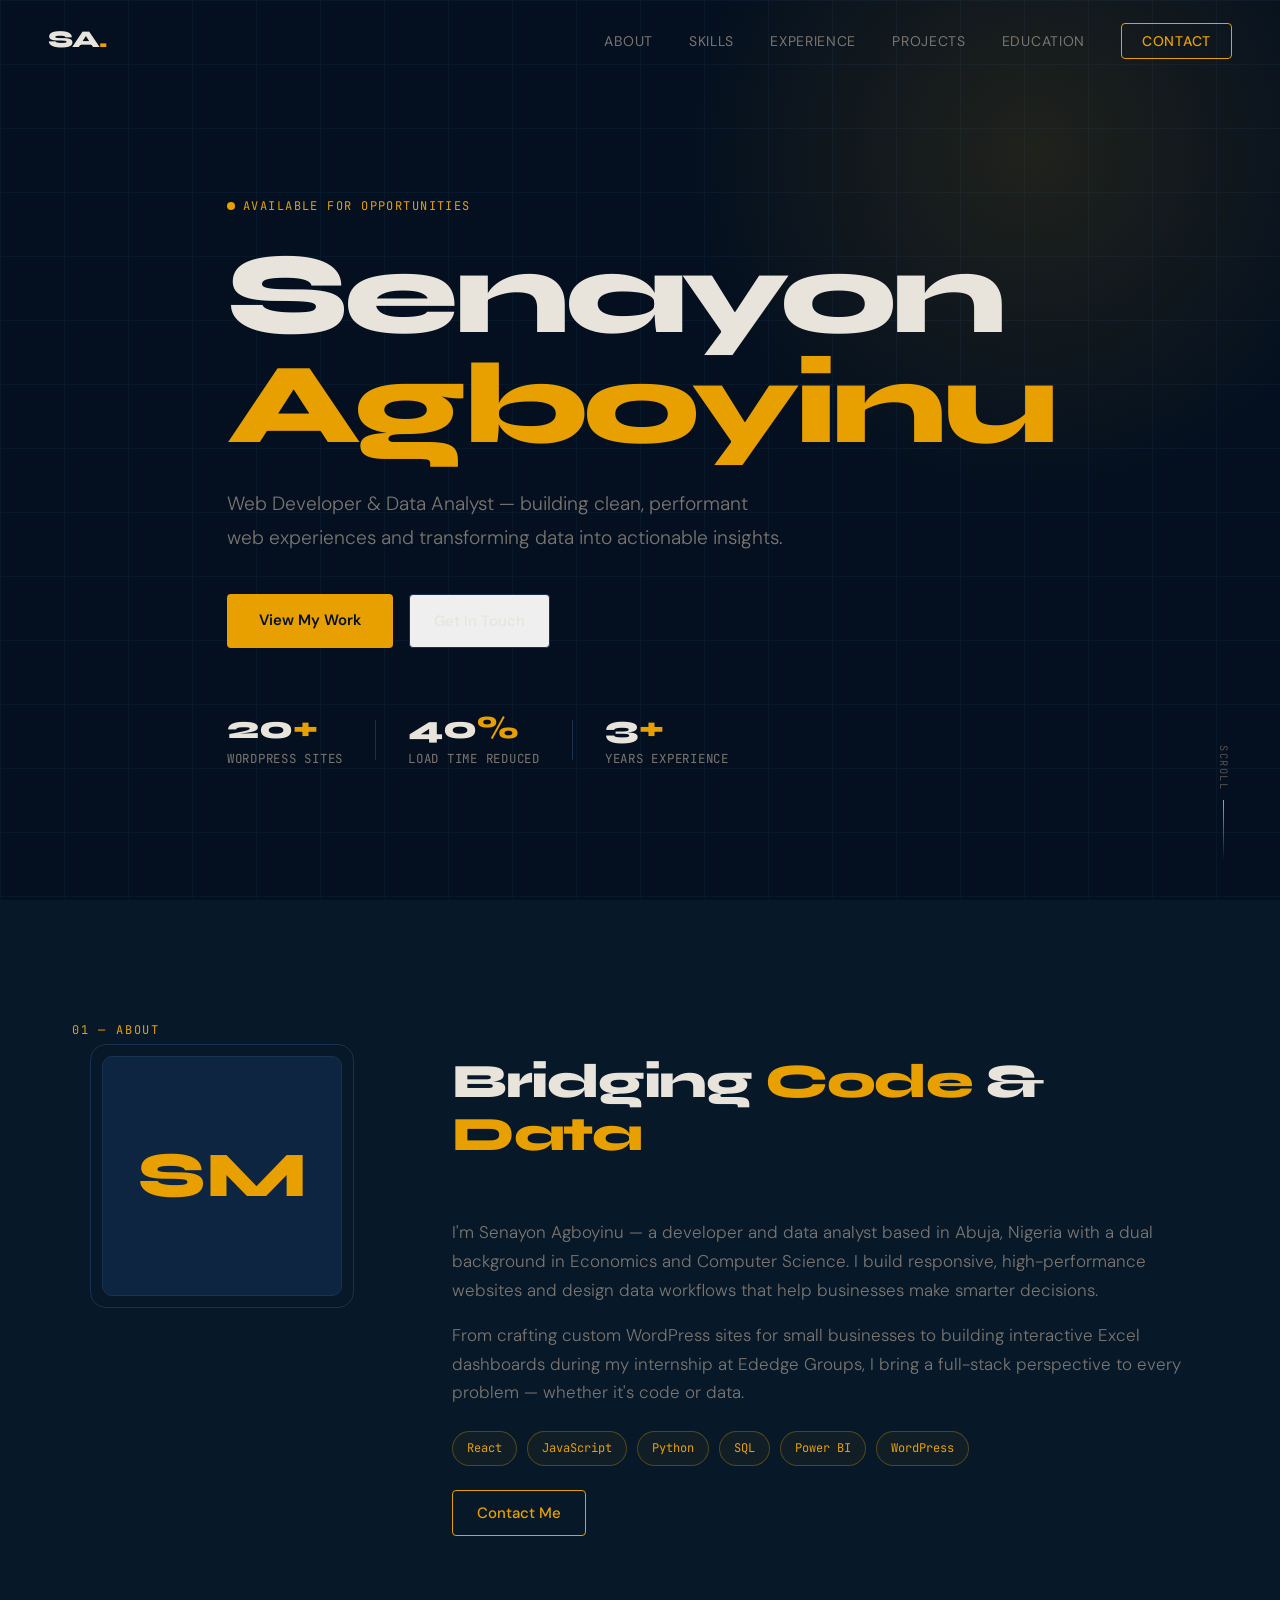
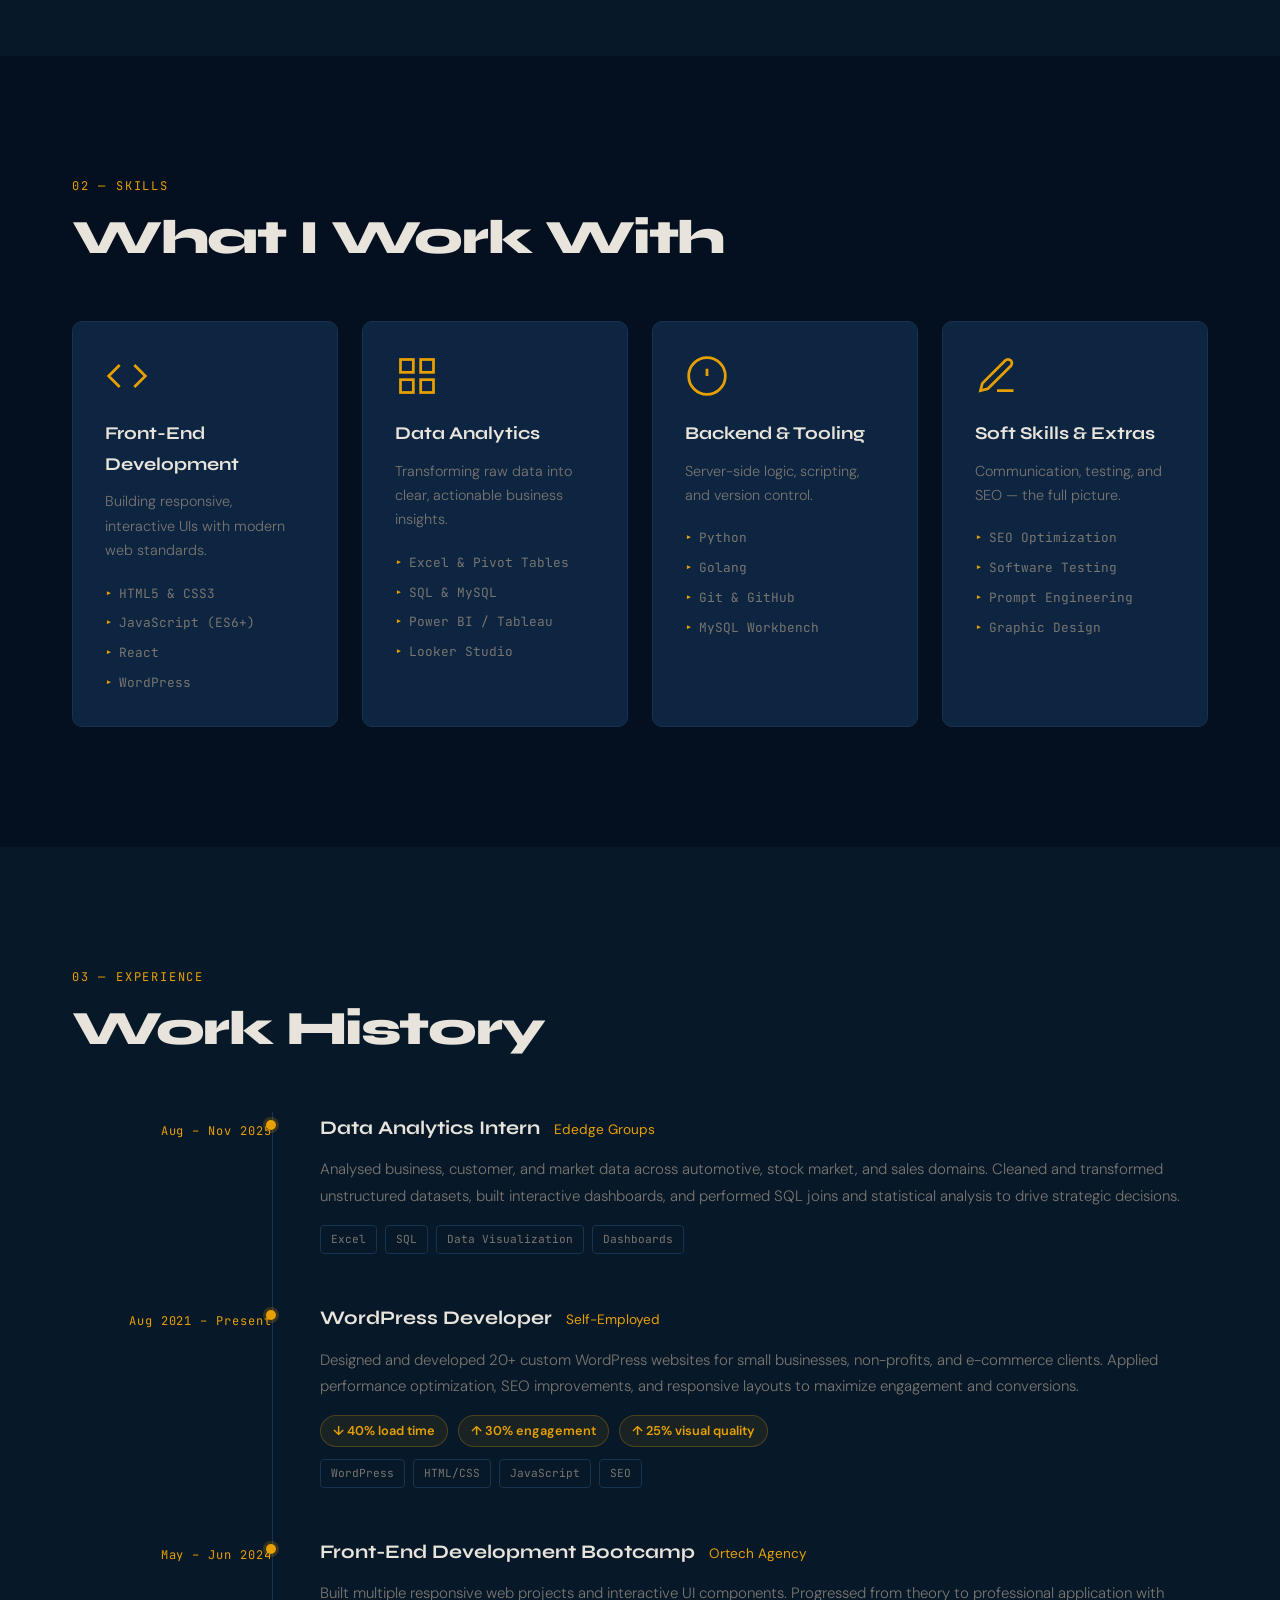
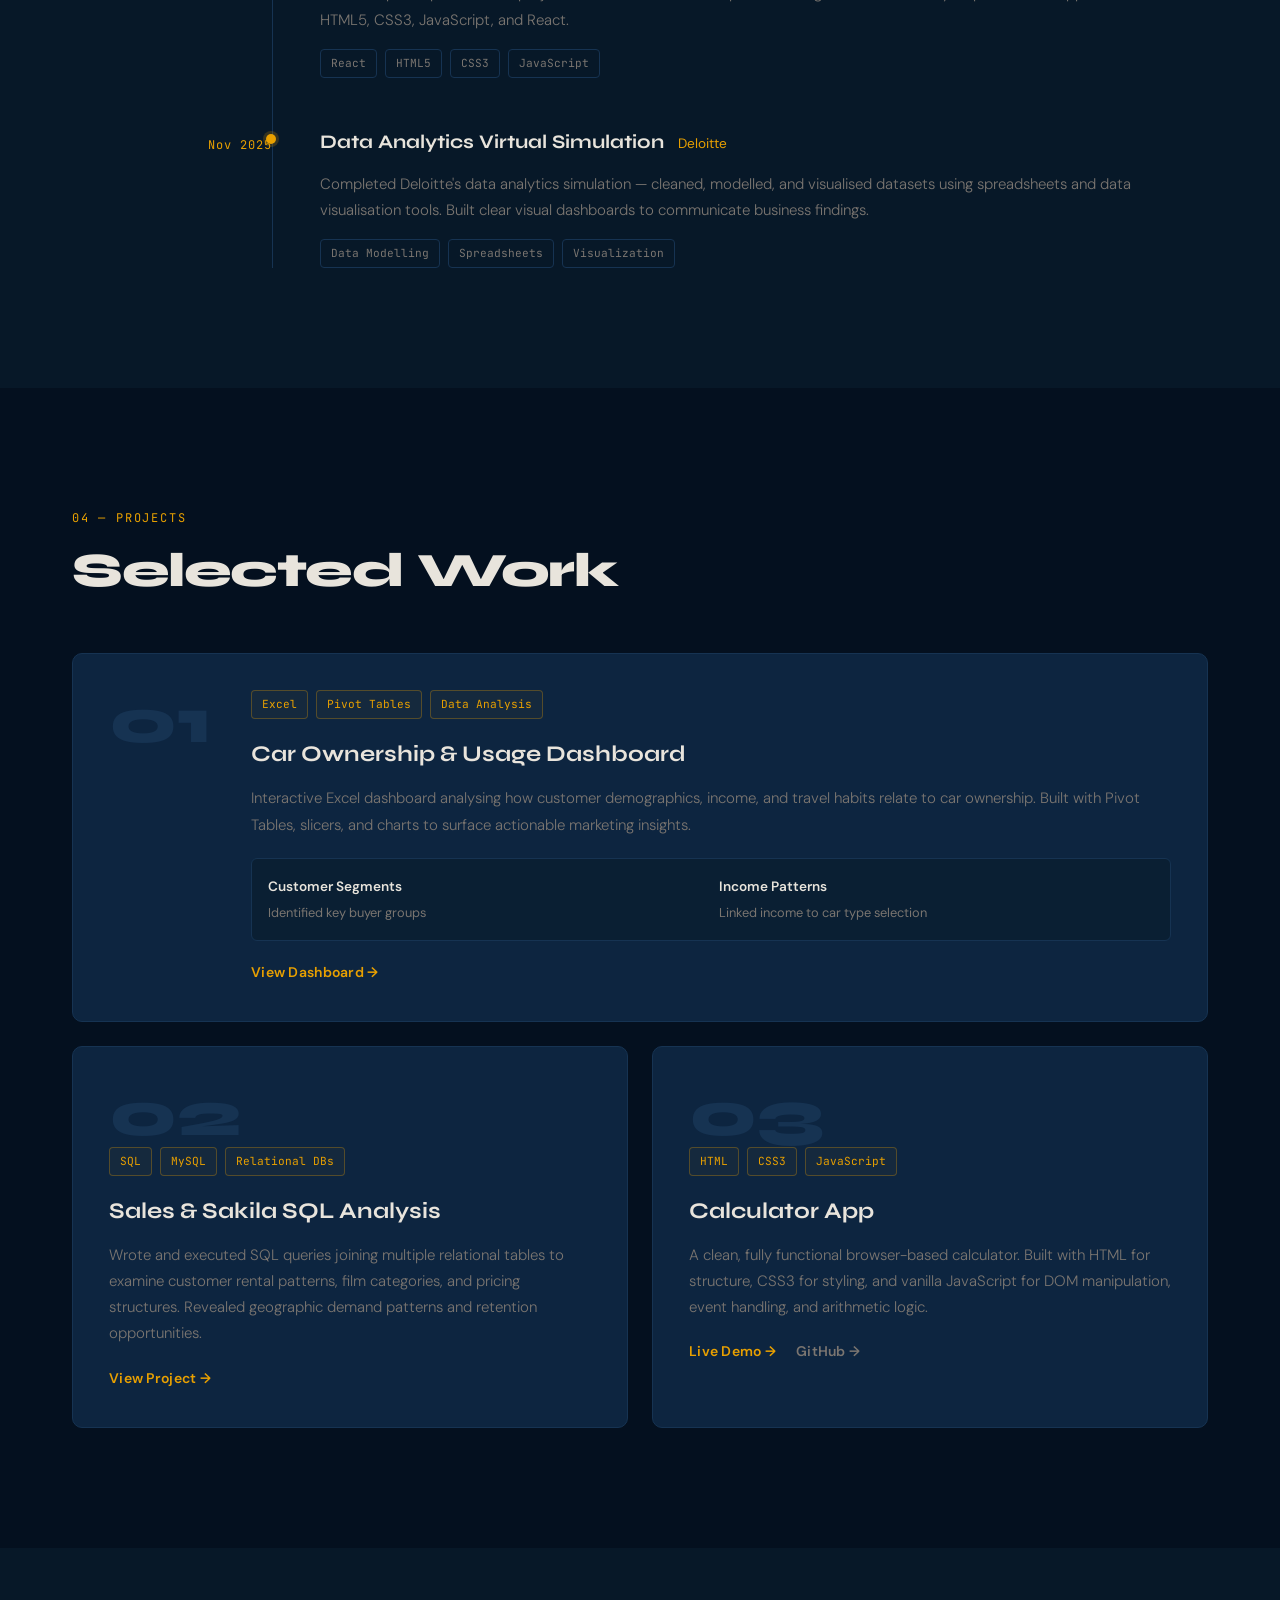
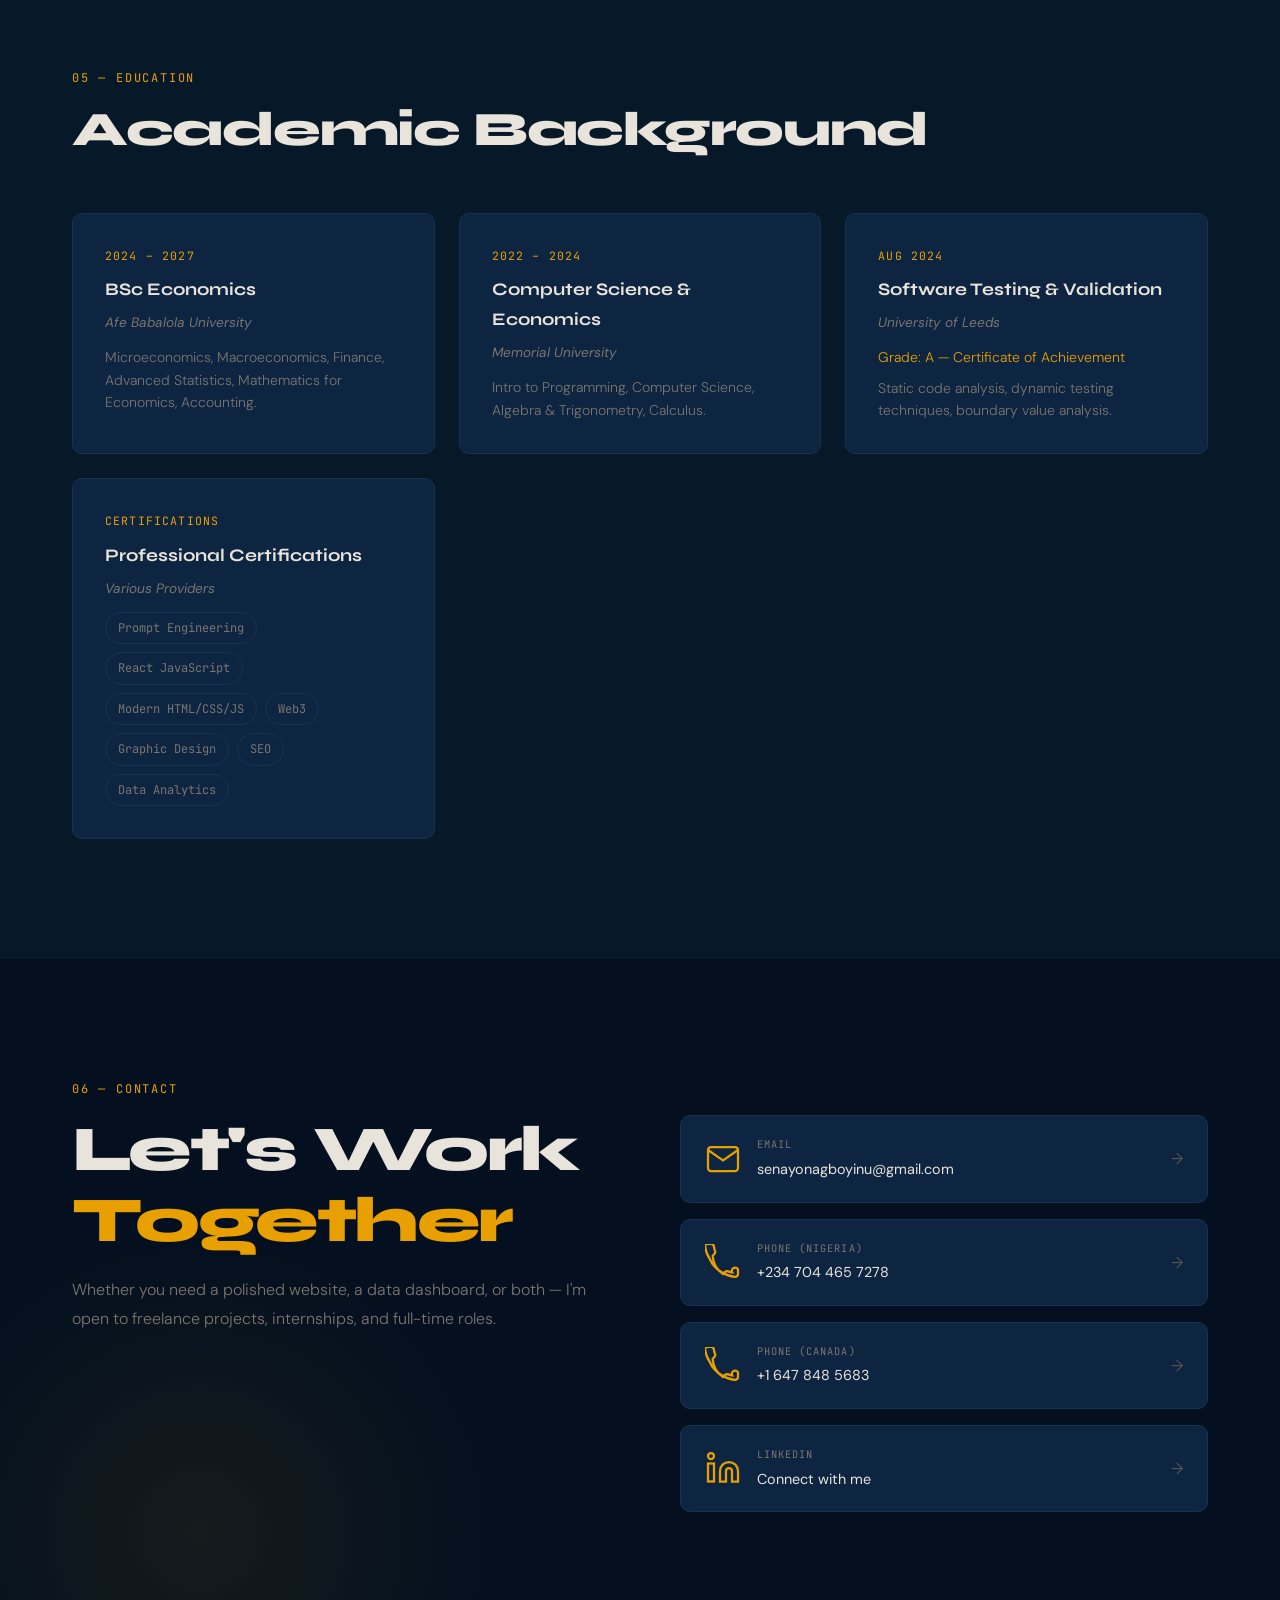
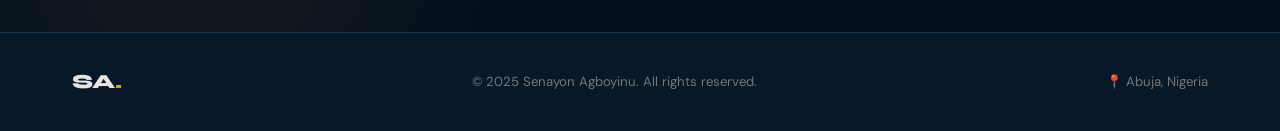
<file: index (3).html>
<!DOCTYPE html>
<html lang="en">
<head>
  <meta charset="UTF-8" />
  <meta name="viewport" content="width=device-width, initial-scale=1.0" />
  <title>Senayon Agboyinu — Portfolio</title>
  <link rel="preconnect" href="https://fonts.googleapis.com">
  <link rel="preconnect" href="https://fonts.gstatic.com" crossorigin>
  <link href="https://fonts.googleapis.com/css2?family=Syne:wght@400;600;700;800&family=DM+Sans:ital,opsz,wght@0,9..40,300;0,9..40,400;0,9..40,500;1,9..40,300&family=JetBrains+Mono:wght@400;500&display=swap" rel="stylesheet">
  <style>
/* ─── RESET & BASE ─────────────────────────────── */
*, *::before, *::after { box-sizing: border-box; margin: 0; padding: 0; }

:root {
  --bg:        #04101f;
  --bg2:       #071828;
  --bg3:       #0a1f33;
  --surface:   #0d2540;
  --border:    #163352;
  --accent:    #e8a000;
  --accent2:   #ffbe3d;
  --text:      #e8e4dc;
  --muted:     #7a7570;
  --muted2:    #555050;
  --white:     #ffffff;
  --font-head: 'Syne', sans-serif;
  --font-body: 'DM Sans', sans-serif;
  --font-mono: 'JetBrains Mono', monospace;
  --radius:    10px;
  --max:       1200px;
}

html { scroll-behavior: smooth; }

body {
  background: var(--bg);
  color: var(--text);
  font-family: var(--font-body);
  font-size: 16px;
  line-height: 1.7;
  overflow-x: hidden;
}

a { color: inherit; text-decoration: none; }
img { display: block; max-width: 100%; }
ul { list-style: none; }

.container {
  max-width: var(--max);
  margin: 0 auto;
  padding: 0 32px;
}

/* ─── NAV ─────────────────────────────────────── */
#navbar {
  position: fixed;
  top: 0;
  left: 0;
  right: 0;
  z-index: 100;
  display: flex;
  align-items: center;
  justify-content: space-between;
  padding: 20px 48px;
  background: transparent;
  transition: background .35s, backdrop-filter .35s, padding .3s;
}

#navbar.scrolled {
  background: rgba(10,10,10,.88);
  backdrop-filter: blur(14px);
  padding: 14px 48px;
  border-bottom: 1px solid var(--border);
}

.nav-logo {
  font-family: var(--font-head);
  font-size: 1.5rem;
  font-weight: 800;
  letter-spacing: -.02em;
}

.nav-links {
  display: flex;
  gap: 36px;
  align-items: center;
}

.nav-links a {
  font-size: .875rem;
  font-weight: 400;
  color: var(--muted);
  letter-spacing: .05em;
  text-transform: uppercase;
  transition: color .2s;
}

.nav-links a:hover { color: var(--text); }

.nav-links .nav-cta {
  color: var(--accent);
  border: 1px solid var(--accent);
  padding: 8px 20px;
  border-radius: 4px;
  font-weight: 500;
  transition: background .2s, color .2s;
}

.nav-links .nav-cta:hover {
  background: var(--accent);
  color: var(--bg);
}

.dot { color: var(--accent); }

.burger {
  display: none;
  flex-direction: column;
  gap: 5px;
  background: none;
  border: none;
  cursor: pointer;
  padding: 4px;
}

.burger span {
  display: block;
  width: 24px;
  height: 2px;
  background: var(--text);
  transition: transform .3s, opacity .3s;
}

/* ─── MOBILE MENU ─────────────────────────────── */
.mobile-menu {
  position: fixed;
  inset: 0;
  z-index: 90;
  background: var(--bg);
  display: flex;
  align-items: center;
  justify-content: center;
  opacity: 0;
  pointer-events: none;
  transition: opacity .3s;
}

.mobile-menu.open {
  opacity: 1;
  pointer-events: all;
}

.mobile-menu ul {
  display: flex;
  flex-direction: column;
  gap: 28px;
  text-align: center;
}

.mobile-menu ul a {
  font-family: var(--font-head);
  font-size: 2rem;
  font-weight: 700;
  color: var(--text);
  transition: color .2s;
}

.mobile-menu ul a:hover { color: var(--accent); }

/* ─── BUTTONS ─────────────────────────────────── */
.btn-primary {
  display: inline-flex;
  align-items: center;
  gap: 8px;
  background: var(--accent);
  color: var(--bg);
  font-family: var(--font-body);
  font-weight: 600;
  font-size: .9375rem;
  padding: 14px 32px;
  border-radius: 4px;
  transition: background .2s, transform .2s;
}

.btn-primary:hover {
  background: var(--accent2);
  transform: translateY(-2px);
}

.btn-ghost {
  display: inline-flex;
  align-items: center;
  gap: 8px;
  color: var(--text);
  font-weight: 500;
  font-size: .9375rem;
  padding: 14px 24px;
  border: 1px solid var(--border);
  border-radius: 4px;
  transition: border-color .2s, color .2s, transform .2s;
}

.btn-ghost:hover {
  border-color: var(--accent);
  color: var(--accent);
  transform: translateY(-2px);
}

.btn-outline {
  display: inline-flex;
  align-items: center;
  gap: 8px;
  color: var(--accent);
  font-weight: 500;
  font-size: .9375rem;
  padding: 12px 24px;
  border: 1px solid var(--accent);
  border-radius: 4px;
  transition: background .2s, color .2s;
  margin-top: 24px;
}

.btn-outline:hover {
  background: var(--accent);
  color: var(--bg);
}

/* ─── SECTION COMMON ──────────────────────────── */
section {
  padding: 120px 0;
}

.section-label {
  font-family: var(--font-mono);
  font-size: .75rem;
  color: var(--accent);
  letter-spacing: .15em;
  text-transform: uppercase;
  margin-bottom: 16px;
}

.section-title {
  font-family: var(--font-head);
  font-size: clamp(2rem, 4vw, 3rem);
  font-weight: 800;
  line-height: 1.1;
  margin-bottom: 56px;
  letter-spacing: -.03em;
}

.section-title em {
  font-style: normal;
  color: var(--accent);
}

/* ─── REVEAL ANIMATIONS ───────────────────────── */
.reveal {
  opacity: 0;
  transform: translateY(28px);
  transition: opacity .7s cubic-bezier(.16,1,.3,1), transform .7s cubic-bezier(.16,1,.3,1);
}

.reveal.visible {
  opacity: 1;
  transform: none;
}

/* ─── HERO ────────────────────────────────────── */
#hero {
  min-height: 100vh;
  display: flex;
  align-items: center;
  position: relative;
  overflow: hidden;
  padding: 140px 0 80px;
}

.hero-bg-grid {
  position: absolute;
  inset: 0;
  background-image:
    linear-gradient(var(--border) 1px, transparent 1px),
    linear-gradient(90deg, var(--border) 1px, transparent 1px);
  background-size: 64px 64px;
  opacity: .25;
  pointer-events: none;
}

.hero-glow {
  position: absolute;
  top: -200px;
  right: -100px;
  width: 700px;
  height: 700px;
  background: radial-gradient(circle, rgba(232,160,0,.12) 0%, transparent 70%);
  pointer-events: none;
}

.hero-content {
  max-width: var(--max);
  margin: 0 auto;
  padding: 0 32px;
  position: relative;
  z-index: 2;
}

.hero-tag {
  display: inline-flex;
  align-items: center;
  gap: 8px;
  font-family: var(--font-mono);
  font-size: .75rem;
  color: var(--accent);
  letter-spacing: .12em;
  text-transform: uppercase;
  margin-bottom: 24px;
}

.hero-tag::before {
  content: '';
  display: block;
  width: 8px;
  height: 8px;
  background: var(--accent);
  border-radius: 50%;
  animation: pulse 2s infinite;
}

@keyframes pulse {
  0%, 100% { box-shadow: 0 0 0 0 rgba(232,160,0,.5); }
  50% { box-shadow: 0 0 0 8px rgba(232,160,0,0); }
}

.hero-name {
  font-family: var(--font-head);
  font-size: clamp(3.5rem, 9vw, 7.5rem);
  font-weight: 800;
  line-height: .95;
  letter-spacing: -.04em;
  margin-bottom: 28px;
}

.hero-name .line { display: block; }
.hero-name .accent-line { color: var(--accent); }

.hero-sub {
  font-size: clamp(1rem, 1.5vw, 1.2rem);
  color: var(--muted);
  max-width: 560px;
  margin-bottom: 40px;
  line-height: 1.75;
  font-weight: 300;
}

.hero-actions {
  display: flex;
  gap: 16px;
  flex-wrap: wrap;
  margin-bottom: 64px;
}

.hero-stats {
  display: flex;
  align-items: center;
  gap: 32px;
  flex-wrap: wrap;
}

.stat { display: flex; flex-direction: column; gap: 4px; }

.stat-num {
  font-family: var(--font-head);
  font-size: 2rem;
  font-weight: 800;
  color: var(--text);
  line-height: 1;
}

.plus { color: var(--accent); }

.stat-label {
  font-size: .78rem;
  color: var(--muted);
  letter-spacing: .06em;
  text-transform: uppercase;
  font-family: var(--font-mono);
}

.stat-divider {
  width: 1px;
  height: 40px;
  background: var(--border);
}

.hero-scroll {
  position: absolute;
  bottom: 40px;
  right: 48px;
  display: flex;
  flex-direction: column;
  align-items: center;
  gap: 10px;
  z-index: 2;
}

.hero-scroll span {
  font-family: var(--font-mono);
  font-size: .65rem;
  letter-spacing: .15em;
  text-transform: uppercase;
  color: var(--muted2);
  writing-mode: vertical-rl;
}

.scroll-line {
  width: 1px;
  height: 60px;
  background: linear-gradient(to bottom, var(--accent), transparent);
  animation: scrollAnim 2s infinite;
}

@keyframes scrollAnim {
  0%, 100% { transform: scaleY(1); opacity: 1; }
  50% { transform: scaleY(.4); opacity: .4; }
}

/* ─── ABOUT ───────────────────────────────────── */
#about { background: var(--bg2); }

.about-grid {
  display: grid;
  grid-template-columns: 300px 1fr;
  gap: 80px;
  align-items: start;
}

.about-img-wrap {
  position: relative;
  width: 240px;
  aspect-ratio: 1;
  margin: 0 auto;
}

.about-initials {
  width: 100%;
  height: 100%;
  background: var(--surface);
  border: 1px solid var(--border);
  border-radius: var(--radius);
  display: flex;
  align-items: center;
  justify-content: center;
  font-family: var(--font-head);
  font-size: 4rem;
  font-weight: 800;
  color: var(--accent);
  position: relative;
  z-index: 1;
}

.about-img-frame {
  position: absolute;
  inset: -12px;
  border: 1px solid var(--border);
  border-radius: calc(var(--radius) + 6px);
  z-index: 0;
}

.about-text {
  color: var(--muted);
  margin-bottom: 16px;
  font-weight: 300;
  font-size: 1.0625rem;
}

.about-tags {
  display: flex;
  flex-wrap: wrap;
  gap: 10px;
  margin-top: 24px;
}

.tag {
  font-family: var(--font-mono);
  font-size: .75rem;
  color: var(--accent);
  border: 1px solid rgba(232,160,0,.3);
  padding: 6px 14px;
  border-radius: 99px;
  background: rgba(232,160,0,.05);
}

/* ─── SKILLS ──────────────────────────────────── */
#skills { background: var(--bg); }

.skills-grid {
  display: grid;
  grid-template-columns: repeat(auto-fit, minmax(260px, 1fr));
  gap: 24px;
}

.skill-card {
  background: var(--surface);
  border: 1px solid var(--border);
  border-radius: var(--radius);
  padding: 32px;
  transition: border-color .25s, transform .25s;
  position: relative;
  overflow: hidden;
}

.skill-card::before {
  content: '';
  position: absolute;
  inset: 0;
  background: linear-gradient(135deg, rgba(232,160,0,.04), transparent 60%);
  opacity: 0;
  transition: opacity .3s;
}

.skill-card:hover {
  border-color: rgba(232,160,0,.4);
  transform: translateY(-4px);
}

.skill-card:hover::before { opacity: 1; }

.skill-icon {
  width: 44px;
  height: 44px;
  color: var(--accent);
  margin-bottom: 20px;
}

.skill-icon svg { width: 100%; height: 100%; }

.skill-card h3 {
  font-family: var(--font-head);
  font-size: 1.125rem;
  font-weight: 700;
  margin-bottom: 10px;
  color: var(--text);
}

.skill-card p {
  font-size: .9rem;
  color: var(--muted);
  margin-bottom: 20px;
  font-weight: 300;
}

.skill-list {
  display: flex;
  flex-direction: column;
  gap: 8px;
}

.skill-list li {
  font-family: var(--font-mono);
  font-size: .8rem;
  color: var(--muted);
  padding-left: 14px;
  position: relative;
}

.skill-list li::before {
  content: '▸';
  position: absolute;
  left: 0;
  color: var(--accent);
}

/* ─── EXPERIENCE ──────────────────────────────── */
#experience { background: var(--bg2); }

.timeline {
  display: flex;
  flex-direction: column;
  gap: 0;
  position: relative;
}

.timeline::before {
  content: '';
  position: absolute;
  left: 200px;
  top: 0;
  bottom: 0;
  width: 1px;
  background: var(--border);
}

.timeline-item {
  display: grid;
  grid-template-columns: 200px 1fr;
  gap: 0 48px;
  padding: 0 0 48px 0;
  position: relative;
}

.timeline-item:last-child { padding-bottom: 0; }

.timeline-meta {
  padding-top: 4px;
  text-align: right;
}

.timeline-date {
  font-family: var(--font-mono);
  font-size: .75rem;
  color: var(--accent);
  letter-spacing: .08em;
}

.timeline-body {
  display: flex;
  gap: 24px;
  position: relative;
}

.timeline-marker {
  position: absolute;
  left: -54px;
  top: 8px;
  width: 10px;
  height: 10px;
  background: var(--accent);
  border-radius: 50%;
  flex-shrink: 0;
  box-shadow: 0 0 0 3px rgba(232,160,0,.2);
}

.timeline-content { flex: 1; }

.timeline-header {
  display: flex;
  align-items: baseline;
  gap: 14px;
  margin-bottom: 12px;
  flex-wrap: wrap;
}

.timeline-header h3 {
  font-family: var(--font-head);
  font-size: 1.2rem;
  font-weight: 700;
}

.timeline-company {
  font-size: .85rem;
  color: var(--accent);
  font-weight: 400;
}

.timeline-content p {
  color: var(--muted);
  font-size: .9375rem;
  font-weight: 300;
  margin-bottom: 16px;
  line-height: 1.75;
}

.timeline-tags {
  display: flex;
  flex-wrap: wrap;
  gap: 8px;
  margin-top: 8px;
}

.timeline-tags span {
  font-family: var(--font-mono);
  font-size: .7rem;
  color: var(--muted);
  border: 1px solid var(--border);
  padding: 4px 10px;
  border-radius: 4px;
}

.result-pills {
  display: flex;
  flex-wrap: wrap;
  gap: 10px;
  margin-bottom: 12px;
}

.result-pill {
  font-size: .8rem;
  font-weight: 600;
  color: var(--accent);
  background: rgba(232,160,0,.08);
  border: 1px solid rgba(232,160,0,.25);
  padding: 4px 12px;
  border-radius: 99px;
}

/* ─── PROJECTS ────────────────────────────────── */
#projects { background: var(--bg); }

.projects-grid {
  display: grid;
  grid-template-columns: 1fr 1fr;
  grid-template-rows: auto auto;
  gap: 24px;
}

.project-card {
  background: var(--surface);
  border: 1px solid var(--border);
  border-radius: var(--radius);
  padding: 36px;
  position: relative;
  transition: border-color .25s, transform .25s;
  overflow: hidden;
}

.project-card::after {
  content: '';
  position: absolute;
  bottom: 0;
  left: 0;
  right: 0;
  height: 2px;
  background: linear-gradient(90deg, var(--accent), transparent);
  opacity: 0;
  transition: opacity .3s;
}

.project-card:hover {
  border-color: rgba(232,160,0,.35);
  transform: translateY(-4px);
}

.project-card:hover::after { opacity: 1; }

.project-card.featured {
  grid-column: 1 / -1;
  display: grid;
  grid-template-columns: auto 1fr;
  gap: 40px;
}

.project-number {
  font-family: var(--font-head);
  font-size: 4rem;
  font-weight: 800;
  color: var(--border);
  line-height: 1;
  user-select: none;
}

.project-stack {
  display: flex;
  flex-wrap: wrap;
  gap: 8px;
  margin-bottom: 16px;
}

.project-stack span {
  font-family: var(--font-mono);
  font-size: .7rem;
  color: var(--accent);
  border: 1px solid rgba(232,160,0,.3);
  padding: 4px 10px;
  border-radius: 4px;
  background: rgba(232,160,0,.04);
}

.project-body h3 {
  font-family: var(--font-head);
  font-size: 1.4rem;
  font-weight: 700;
  margin-bottom: 12px;
}

.project-body p {
  color: var(--muted);
  font-size: .9375rem;
  font-weight: 300;
  line-height: 1.75;
  margin-bottom: 20px;
}

.project-results {
  display: grid;
  grid-template-columns: 1fr 1fr;
  gap: 16px;
  padding: 16px;
  background: var(--bg3);
  border-radius: 6px;
  margin-bottom: 20px;
  border: 1px solid var(--border);
}

.pr-item {
  display: flex;
  flex-direction: column;
  gap: 4px;
}

.pr-item strong {
  font-size: .85rem;
  color: var(--text);
  font-weight: 600;
}

.pr-item span {
  font-size: .8rem;
  color: var(--muted);
}

.project-links {
  display: flex;
  gap: 20px;
  flex-wrap: wrap;
}

.proj-link {
  font-size: .875rem;
  font-weight: 600;
  color: var(--accent);
  transition: opacity .2s, gap .2s;
  letter-spacing: .02em;
}

.proj-link:hover { opacity: .7; }

.github-link { color: var(--muted); }

/* ─── EDUCATION ───────────────────────────────── */
#education { background: var(--bg2); }

.edu-grid {
  display: grid;
  grid-template-columns: repeat(auto-fit, minmax(280px, 1fr));
  gap: 24px;
}

.edu-card {
  background: var(--surface);
  border: 1px solid var(--border);
  border-radius: var(--radius);
  padding: 32px;
  transition: border-color .25s;
  position: relative;
}

.edu-card:hover { border-color: rgba(232,160,0,.4); }

.edu-year {
  font-family: var(--font-mono);
  font-size: .72rem;
  color: var(--accent);
  letter-spacing: .1em;
  text-transform: uppercase;
  margin-bottom: 10px;
}

.edu-card h3 {
  font-family: var(--font-head);
  font-size: 1.1rem;
  font-weight: 700;
  margin-bottom: 6px;
}

.edu-school {
  display: block;
  font-size: .85rem;
  color: var(--muted);
  margin-bottom: 12px;
  font-style: italic;
}

.edu-grade {
  font-size: .82rem;
  color: var(--accent) !important;
  font-weight: 500;
  margin-bottom: 8px !important;
}

.edu-card p {
  font-size: .875rem;
  color: var(--muted);
  line-height: 1.6;
  font-weight: 300;
}

.cert-list {
  display: flex;
  flex-wrap: wrap;
  gap: 8px;
  margin-top: 4px;
}

.cert-list span {
  font-size: .75rem;
  color: var(--muted);
  border: 1px solid var(--border);
  padding: 5px 12px;
  border-radius: 99px;
  font-family: var(--font-mono);
}

/* ─── CONTACT ─────────────────────────────────── */
#contact {
  background: var(--bg);
  position: relative;
  overflow: hidden;
}

#contact::before {
  content: '';
  position: absolute;
  bottom: -200px;
  left: -100px;
  width: 600px;
  height: 600px;
  background: radial-gradient(circle, rgba(232,160,0,.08), transparent 70%);
  pointer-events: none;
}

.contact-wrap {
  display: grid;
  grid-template-columns: 1fr 1fr;
  gap: 80px;
  align-items: start;
}

.contact-title {
  font-family: var(--font-head);
  font-size: clamp(2.5rem, 5vw, 4rem);
  font-weight: 800;
  line-height: 1.1;
  letter-spacing: -.04em;
  margin-bottom: 20px;
}

.contact-title em {
  font-style: normal;
  color: var(--accent);
}

.contact-sub {
  font-size: 1rem;
  color: var(--muted);
  font-weight: 300;
  line-height: 1.8;
}

.contact-links {
  display: flex;
  flex-direction: column;
  gap: 16px;
}

.contact-item {
  display: flex;
  align-items: center;
  gap: 16px;
  padding: 20px 24px;
  background: var(--surface);
  border: 1px solid var(--border);
  border-radius: var(--radius);
  transition: border-color .25s, transform .25s;
}

.contact-item:hover {
  border-color: rgba(232,160,0,.4);
  transform: translateX(6px);
}

.contact-icon {
  width: 36px;
  height: 36px;
  color: var(--accent);
  flex-shrink: 0;
}

.contact-icon svg { width: 100%; height: 100%; }

.contact-text {
  display: flex;
  flex-direction: column;
  gap: 3px;
  flex: 1;
  min-width: 0;
}

.contact-label {
  font-family: var(--font-mono);
  font-size: .65rem;
  letter-spacing: .1em;
  text-transform: uppercase;
  color: var(--muted);
}

.contact-value {
  font-size: .9rem;
  color: var(--text);
  white-space: nowrap;
  overflow: hidden;
  text-overflow: ellipsis;
}

.contact-arrow {
  color: var(--muted2);
  font-size: 1rem;
  transition: color .2s, transform .2s;
}

.contact-item:hover .contact-arrow {
  color: var(--accent);
  transform: translateX(4px);
}

/* ─── FOOTER ──────────────────────────────────── */
footer {
  background: var(--bg2);
  border-top: 1px solid var(--border);
  padding: 32px 0;
}

.footer-inner {
  display: flex;
  align-items: center;
  justify-content: space-between;
  flex-wrap: wrap;
  gap: 12px;
}

.footer-logo {
  font-family: var(--font-head);
  font-size: 1.25rem;
  font-weight: 800;
}

.footer-copy {
  font-size: .825rem;
  color: var(--muted);
}

.footer-location {
  font-size: .825rem;
  color: var(--muted);
}

/* ─── RESPONSIVE ──────────────────────────────── */
@media (max-width: 960px) {
  .nav-links { display: none; }
  .burger { display: flex; }

  #navbar { padding: 18px 24px; }
  #navbar.scrolled { padding: 14px 24px; }

  .about-grid { grid-template-columns: 1fr; gap: 40px; }
  .about-img-wrap { width: 180px; }

  .timeline::before { left: 0; }
  .timeline-item { grid-template-columns: 1fr; gap: 8px; }
  .timeline-meta { text-align: left; padding: 0 0 4px 20px; }
  .timeline-body { padding-left: 20px; }
  .timeline-marker { left: -20px; }

  .projects-grid { grid-template-columns: 1fr; }
  .project-card.featured { grid-column: 1; display: block; }
  .project-card.featured .project-number { font-size: 2.5rem; margin-bottom: 16px; }

  .contact-wrap { grid-template-columns: 1fr; gap: 40px; }

  section { padding: 80px 0; }
}

@media (max-width: 640px) {
  .container { padding: 0 20px; }
  .hero-content { padding: 0 20px; }
  .hero-name { font-size: clamp(2.8rem, 12vw, 4rem); }
  .hero-stats { gap: 20px; }
  .stat-divider { display: none; }

  .skills-grid { grid-template-columns: 1fr; }
  .edu-grid { grid-template-columns: 1fr; }

  .footer-inner { flex-direction: column; text-align: center; }
}
  </style>
</head>
<body>

  <!-- NAV -->
  <nav id="navbar">
    <div class="nav-logo">SA<span class="dot">.</span></div>
    <ul class="nav-links">
      <li><a href="#about">About</a></li>
      <li><a href="#skills">Skills</a></li>
      <li><a href="#experience">Experience</a></li>
      <li><a href="#projects">Projects</a></li>
      <li><a href="#education">Education</a></li>
      <li><a href="#contact" class="nav-cta">Contact</a></li>
    </ul>
    <button class="burger" id="burger" aria-label="Menu">
      <span></span><span></span><span></span>
    </button>
  </nav>

  <!-- MOBILE MENU -->
  <div class="mobile-menu" id="mobileMenu">
    <ul>
      <li><a href="#about" class="mobile-link">About</a></li>
      <li><a href="#skills" class="mobile-link">Skills</a></li>
      <li><a href="#experience" class="mobile-link">Experience</a></li>
      <li><a href="#projects" class="mobile-link">Projects</a></li>
      <li><a href="#education" class="mobile-link">Education</a></li>
      <li><a href="#contact" class="mobile-link">Contact</a></li>
    </ul>
  </div>

  <!-- HERO -->
  <section id="hero">
    <div class="hero-bg-grid"></div>
    <div class="hero-glow"></div>
    <div class="hero-content">
      <div class="hero-tag reveal">Available for opportunities</div>
      <h1 class="hero-name reveal">
        <span class="line">Senayon</span>
        <span class="line accent-line">Agboyinu</span>
      </h1>
      <p class="hero-sub reveal">
        Web Developer &amp; Data Analyst — building clean, performant web experiences and transforming data into actionable insights.
      </p>
      <div class="hero-actions reveal">
        <a href="#projects" class="btn-primary">View My Work</a>
        <button class="btn-ghost" onclick="openContactModal()">Get In Touch</button>
      </div>
      <div class="hero-stats reveal">
        <div class="stat">
          <span class="stat-num">20<span class="plus">+</span></span>
          <span class="stat-label">WordPress Sites</span>
        </div>
        <div class="stat-divider"></div>
        <div class="stat">
          <span class="stat-num">40<span class="plus">%</span></span>
          <span class="stat-label">Load Time Reduced</span>
        </div>
        <div class="stat-divider"></div>
        <div class="stat">
          <span class="stat-num">3<span class="plus">+</span></span>
          <span class="stat-label">Years Experience</span>
        </div>
      </div>
    </div>
    <div class="hero-scroll">
      <span>scroll</span>
      <div class="scroll-line"></div>
    </div>
  </section>

  <!-- ABOUT -->
  <section id="about">
    <div class="container">
      <div class="section-label reveal">01 — About</div>
      <div class="about-grid">
        <div class="about-left reveal">
          <div class="about-img-wrap">
            <div class="about-initials">SM</div>
            <div class="about-img-frame"></div>
          </div>
        </div>
        <div class="about-right">
          <h2 class="section-title reveal">Bridging <em>Code</em> &amp; <em>Data</em></h2>
          <p class="about-text reveal">
            I'm Senayon Agboyinu — a developer and data analyst based in Abuja, Nigeria with a dual background in Economics and Computer Science. I build responsive, high-performance websites and design data workflows that help businesses make smarter decisions.
          </p>
          <p class="about-text reveal">
            From crafting custom WordPress sites for small businesses to building interactive Excel dashboards during my internship at Ededge Groups, I bring a full-stack perspective to every problem — whether it's code or data.
          </p>
          <div class="about-tags reveal">
            <span class="tag">React</span>
            <span class="tag">JavaScript</span>
            <span class="tag">Python</span>
            <span class="tag">SQL</span>
            <span class="tag">Power BI</span>
            <span class="tag">WordPress</span>
          </div>
          <button class="btn-outline reveal" onclick="openContactModal()">Contact Me</button>
        </div>
      </div>
    </div>
  </section>

  <!-- SKILLS -->
  <section id="skills">
    <div class="container">
      <div class="section-label reveal">02 — Skills</div>
      <h2 class="section-title reveal">What I Work With</h2>
      <div class="skills-grid">
        <div class="skill-card reveal">
          <div class="skill-icon">
            <svg viewBox="0 0 24 24" fill="none" stroke="currentColor" stroke-width="1.5"><polyline points="16 18 22 12 16 6"/><polyline points="8 6 2 12 8 18"/></svg>
          </div>
          <h3>Front-End Development</h3>
          <p>Building responsive, interactive UIs with modern web standards.</p>
          <ul class="skill-list">
            <li>HTML5 &amp; CSS3</li>
            <li>JavaScript (ES6+)</li>
            <li>React</li>
            <li>WordPress</li>
          </ul>
        </div>
        <div class="skill-card reveal">
          <div class="skill-icon">
            <svg viewBox="0 0 24 24" fill="none" stroke="currentColor" stroke-width="1.5"><rect x="3" y="3" width="7" height="7"/><rect x="14" y="3" width="7" height="7"/><rect x="14" y="14" width="7" height="7"/><rect x="3" y="14" width="7" height="7"/></svg>
          </div>
          <h3>Data Analytics</h3>
          <p>Transforming raw data into clear, actionable business insights.</p>
          <ul class="skill-list">
            <li>Excel &amp; Pivot Tables</li>
            <li>SQL &amp; MySQL</li>
            <li>Power BI / Tableau</li>
            <li>Looker Studio</li>
          </ul>
        </div>
        <div class="skill-card reveal">
          <div class="skill-icon">
            <svg viewBox="0 0 24 24" fill="none" stroke="currentColor" stroke-width="1.5"><circle cx="12" cy="12" r="10"/><line x1="12" y1="8" x2="12" y2="12"/><line x1="12" y1="16" x2="12.01" y2="16"/></svg>
          </div>
          <h3>Backend &amp; Tooling</h3>
          <p>Server-side logic, scripting, and version control.</p>
          <ul class="skill-list">
            <li>Python</li>
            <li>Golang</li>
            <li>Git &amp; GitHub</li>
            <li>MySQL Workbench</li>
          </ul>
        </div>
        <div class="skill-card reveal">
          <div class="skill-icon">
            <svg viewBox="0 0 24 24" fill="none" stroke="currentColor" stroke-width="1.5"><path d="M12 20h9"/><path d="M16.5 3.5a2.121 2.121 0 013 3L7 19l-4 1 1-4L16.5 3.5z"/></svg>
          </div>
          <h3>Soft Skills &amp; Extras</h3>
          <p>Communication, testing, and SEO — the full picture.</p>
          <ul class="skill-list">
            <li>SEO Optimization</li>
            <li>Software Testing</li>
            <li>Prompt Engineering</li>
            <li>Graphic Design</li>
          </ul>
        </div>
      </div>
    </div>
  </section>

  <!-- EXPERIENCE -->
  <section id="experience">
    <div class="container">
      <div class="section-label reveal">03 — Experience</div>
      <h2 class="section-title reveal">Work History</h2>
      <div class="timeline">
        <div class="timeline-item reveal">
          <div class="timeline-meta"><span class="timeline-date">Aug – Nov 2025</span></div>
          <div class="timeline-body">
            <div class="timeline-marker"></div>
            <div class="timeline-content">
              <div class="timeline-header">
                <h3>Data Analytics Intern</h3>
                <span class="timeline-company">Ededge Groups</span>
              </div>
              <p>Analysed business, customer, and market data across automotive, stock market, and sales domains. Cleaned and transformed unstructured datasets, built interactive dashboards, and performed SQL joins and statistical analysis to drive strategic decisions.</p>
              <div class="timeline-tags"><span>Excel</span><span>SQL</span><span>Data Visualization</span><span>Dashboards</span></div>
            </div>
          </div>
        </div>
        <div class="timeline-item reveal">
          <div class="timeline-meta"><span class="timeline-date">Aug 2021 – Present</span></div>
          <div class="timeline-body">
            <div class="timeline-marker"></div>
            <div class="timeline-content">
              <div class="timeline-header">
                <h3>WordPress Developer</h3>
                <span class="timeline-company">Self-Employed</span>
              </div>
              <p>Designed and developed 20+ custom WordPress websites for small businesses, non-profits, and e-commerce clients. Applied performance optimization, SEO improvements, and responsive layouts to maximize engagement and conversions.</p>
              <div class="result-pills">
                <span class="result-pill">↓ 40% load time</span>
                <span class="result-pill">↑ 30% engagement</span>
                <span class="result-pill">↑ 25% visual quality</span>
              </div>
              <div class="timeline-tags"><span>WordPress</span><span>HTML/CSS</span><span>JavaScript</span><span>SEO</span></div>
            </div>
          </div>
        </div>
        <div class="timeline-item reveal">
          <div class="timeline-meta"><span class="timeline-date">May – Jun 2024</span></div>
          <div class="timeline-body">
            <div class="timeline-marker"></div>
            <div class="timeline-content">
              <div class="timeline-header">
                <h3>Front-End Development Bootcamp</h3>
                <span class="timeline-company">Ortech Agency</span>
              </div>
              <p>Built multiple responsive web projects and interactive UI components. Progressed from theory to professional application with HTML5, CSS3, JavaScript, and React.</p>
              <div class="timeline-tags"><span>React</span><span>HTML5</span><span>CSS3</span><span>JavaScript</span></div>
            </div>
          </div>
        </div>
        <div class="timeline-item reveal">
          <div class="timeline-meta"><span class="timeline-date">Nov 2025</span></div>
          <div class="timeline-body">
            <div class="timeline-marker"></div>
            <div class="timeline-content">
              <div class="timeline-header">
                <h3>Data Analytics Virtual Simulation</h3>
                <span class="timeline-company">Deloitte</span>
              </div>
              <p>Completed Deloitte's data analytics simulation — cleaned, modelled, and visualised datasets using spreadsheets and data visualisation tools. Built clear visual dashboards to communicate business findings.</p>
              <div class="timeline-tags"><span>Data Modelling</span><span>Spreadsheets</span><span>Visualization</span></div>
            </div>
          </div>
        </div>
      </div>
    </div>
  </section>

  <!-- PROJECTS -->
  <section id="projects">
    <div class="container">
      <div class="section-label reveal">04 — Projects</div>
      <h2 class="section-title reveal">Selected Work</h2>
      <div class="projects-grid">
        <div class="project-card featured reveal">
          <div class="project-number">01</div>
          <div class="project-body">
            <div class="project-stack"><span>Excel</span><span>Pivot Tables</span><span>Data Analysis</span></div>
            <h3>Car Ownership &amp; Usage Dashboard</h3>
            <p>Interactive Excel dashboard analysing how customer demographics, income, and travel habits relate to car ownership. Built with Pivot Tables, slicers, and charts to surface actionable marketing insights.</p>
            <div class="project-results">
              <div class="pr-item"><strong>Customer Segments</strong><span>Identified key buyer groups</span></div>
              <div class="pr-item"><strong>Income Patterns</strong><span>Linked income to car type selection</span></div>
            </div>
            <div class="project-links">
              <a href="https://tinyurl.com/COwnership" target="_blank" rel="noopener" class="proj-link">View Dashboard →</a>
            </div>
          </div>
        </div>
        <div class="project-card reveal">
          <div class="project-number">02</div>
          <div class="project-body">
            <div class="project-stack"><span>SQL</span><span>MySQL</span><span>Relational DBs</span></div>
            <h3>Sales &amp; Sakila SQL Analysis</h3>
            <p>Wrote and executed SQL queries joining multiple relational tables to examine customer rental patterns, film categories, and pricing structures. Revealed geographic demand patterns and retention opportunities.</p>
            <div class="project-links">
              <a href="https://tinyurl.com/SqlSales" target="_blank" rel="noopener" class="proj-link">View Project →</a>
            </div>
          </div>
        </div>
        <div class="project-card reveal">
          <div class="project-number">03</div>
          <div class="project-body">
            <div class="project-stack"><span>HTML</span><span>CSS3</span><span>JavaScript</span></div>
            <h3>Calculator App</h3>
            <p>A clean, fully functional browser-based calculator. Built with HTML for structure, CSS3 for styling, and vanilla JavaScript for DOM manipulation, event handling, and arithmetic logic.</p>
            <div class="project-links">
              <a href="http://tulente.kesug.com" target="_blank" rel="noopener" class="proj-link">Live Demo →</a>
              <a href="https://github.com/SenMich01/calculator-app.git" target="_blank" rel="noopener" class="proj-link github-link">GitHub →</a>
            </div>
          </div>
        </div>
      </div>
    </div>
  </section>

  <!-- EDUCATION -->
  <section id="education">
    <div class="container">
      <div class="section-label reveal">05 — Education</div>
      <h2 class="section-title reveal">Academic Background</h2>
      <div class="edu-grid">
        <div class="edu-card reveal">
          <div class="edu-year">2024 – 2027</div>
          <h3>BSc Economics</h3>
          <span class="edu-school">Afe Babalola University</span>
          <p>Microeconomics, Macroeconomics, Finance, Advanced Statistics, Mathematics for Economics, Accounting.</p>
        </div>
        <div class="edu-card reveal">
          <div class="edu-year">2022 – 2024</div>
          <h3>Computer Science &amp; Economics</h3>
          <span class="edu-school">Memorial University</span>
          <p>Intro to Programming, Computer Science, Algebra &amp; Trigonometry, Calculus.</p>
        </div>
        <div class="edu-card reveal">
          <div class="edu-year">Aug 2024</div>
          <h3>Software Testing &amp; Validation</h3>
          <span class="edu-school">University of Leeds</span>
          <p class="edu-grade">Grade: A — Certificate of Achievement</p>
          <p>Static code analysis, dynamic testing techniques, boundary value analysis.</p>
        </div>
        <div class="edu-card certifications reveal">
          <div class="edu-year">Certifications</div>
          <h3>Professional Certifications</h3>
          <span class="edu-school">Various Providers</span>
          <div class="cert-list">
            <span>Prompt Engineering</span>
            <span>React JavaScript</span>
            <span>Modern HTML/CSS/JS</span>
            <span>Web3</span>
            <span>Graphic Design</span>
            <span>SEO</span>
            <span>Data Analytics</span>
          </div>
        </div>
      </div>
    </div>
  </section>

  <!-- CONTACT -->
  <section id="contact">
    <div class="container">
      <div class="section-label reveal">06 — Contact</div>
      <div class="contact-wrap">
        <div class="contact-left reveal">
          <h2 class="contact-title">Let's Work<br><em>Together</em></h2>
          <p class="contact-sub">Whether you need a polished website, a data dashboard, or both — I'm open to freelance projects, internships, and full-time roles.</p>
        </div>
        <div class="contact-right reveal">
          <div class="contact-links">
            <a href="mailto:SENAYONAGBOYINU@GMAIL.COM" class="contact-item">
              <div class="contact-icon"><svg viewBox="0 0 24 24" fill="none" stroke="currentColor" stroke-width="1.5"><path d="M4 4h16c1.1 0 2 .9 2 2v12c0 1.1-.9 2-2 2H4c-1.1 0-2-.9-2-2V6c0-1.1.9-2 2-2z"/><polyline points="22,6 12,13 2,6"/></svg></div>
              <div class="contact-text"><span class="contact-label">Email</span><span class="contact-value">senayonagboyinu@gmail.com</span></div>
              <span class="contact-arrow">→</span>
            </a>
            <a href="tel:+2347044657278" class="contact-item">
              <div class="contact-icon"><svg viewBox="0 0 24 24" fill="none" stroke="currentColor" stroke-width="1.5"><path d="M22 16.92v3a2 2 0 01-2.18 2 19.79 19.79 0 01-8.63-3.07A19.5 19.5 0 013.07 9.81 19.79 19.79 0 01.01 1.18C0 .66.44.2.96.04L3.96 0a2 2 0 012 1.72c.127.96.361 1.903.7 2.81a2 2 0 01-.45 2.11L5.09 7.91A16 16 0 0012 20l1.27-1.27a2 2 0 012.11-.45c.907.339 1.85.573 2.81.7A2 2 0 0122 16.92z"/></svg></div>
              <div class="contact-text"><span class="contact-label">Phone (Nigeria)</span><span class="contact-value">+234 704 465 7278</span></div>
              <span class="contact-arrow">→</span>
            </a>
            <a href="tel:+16478485683" class="contact-item">
              <div class="contact-icon"><svg viewBox="0 0 24 24" fill="none" stroke="currentColor" stroke-width="1.5"><path d="M22 16.92v3a2 2 0 01-2.18 2 19.79 19.79 0 01-8.63-3.07A19.5 19.5 0 013.07 9.81 19.79 19.79 0 01.01 1.18C0 .66.44.2.96.04L3.96 0a2 2 0 012 1.72c.127.96.361 1.903.7 2.81a2 2 0 01-.45 2.11L5.09 7.91A16 16 0 0012 20l1.27-1.27a2 2 0 012.11-.45c.907.339 1.85.573 2.81.7A2 2 0 0122 16.92z"/></svg></div>
              <div class="contact-text"><span class="contact-label">Phone (Canada)</span><span class="contact-value">+1 647 848 5683</span></div>
              <span class="contact-arrow">→</span>
            </a>
            <a href="https://www.linkedin.com/in/senayon-agboyinu" target="_blank" rel="noopener" class="contact-item">
              <div class="contact-icon"><svg viewBox="0 0 24 24" fill="none" stroke="currentColor" stroke-width="1.5"><path d="M16 8a6 6 0 016 6v7h-4v-7a2 2 0 00-2-2 2 2 0 00-2 2v7h-4v-7a6 6 0 016-6z"/><rect x="2" y="9" width="4" height="12"/><circle cx="4" cy="4" r="2"/></svg></div>
              <div class="contact-text"><span class="contact-label">LinkedIn</span><span class="contact-value">Connect with me</span></div>
              <span class="contact-arrow">→</span>
            </a>
          </div>
        </div>
      </div>
    </div>
  </section>

  <!-- FOOTER -->
  <footer>
    <div class="container footer-inner">
      <span class="footer-logo">SA<span class="dot">.</span></span>
      <span class="footer-copy">© 2025 Senayon Agboyinu. All rights reserved.</span>
      <span class="footer-location">📍 Abuja, Nigeria</span>
    </div>
  </footer>

  <!-- CONTACT MODAL -->
  <div class="modal-overlay" id="contactModal" onclick="closeContactModal(event)">
    <div class="modal-box">
      <button class="modal-close" onclick="closeContactModal()">✕</button>
      <h3 class="modal-title">Get In Touch</h3>
      <p class="modal-sub">Reach out via any of the channels below.</p>
      <div class="modal-links">
        <a href="mailto:senayonagboyinu@gmail.com" class="modal-item">
          <div class="modal-icon">
            <svg viewBox="0 0 24 24" fill="none" stroke="currentColor" stroke-width="1.5"><path d="M4 4h16c1.1 0 2 .9 2 2v12c0 1.1-.9 2-2 2H4c-1.1 0-2-.9-2-2V6c0-1.1.9-2 2-2z"/><polyline points="22,6 12,13 2,6"/></svg>
          </div>
          <div class="modal-item-text">
            <span class="modal-label">Email</span>
            <span class="modal-value">senayonagboyinu@gmail.com</span>
          </div>
          <span class="modal-arrow">→</span>
        </a>
        <a href="tel:+2347044657278" class="modal-item">
          <div class="modal-icon">
            <svg viewBox="0 0 24 24" fill="none" stroke="currentColor" stroke-width="1.5"><path d="M22 16.92v3a2 2 0 01-2.18 2 19.79 19.79 0 01-8.63-3.07A19.5 19.5 0 013.07 9.81 19.79 19.79 0 01.01 1.18C0 .66.44.2.96.04L3.96 0a2 2 0 012 1.72c.127.96.361 1.903.7 2.81a2 2 0 01-.45 2.11L5.09 7.91A16 16 0 0012 20l1.27-1.27a2 2 0 012.11-.45c.907.339 1.85.573 2.81.7A2 2 0 0122 16.92z"/></svg>
          </div>
          <div class="modal-item-text">
            <span class="modal-label">Phone — Nigeria</span>
            <span class="modal-value">+234 704 465 7278</span>
          </div>
          <span class="modal-arrow">→</span>
        </a>
        <a href="tel:+16478485683" class="modal-item">
          <div class="modal-icon">
            <svg viewBox="0 0 24 24" fill="none" stroke="currentColor" stroke-width="1.5"><path d="M22 16.92v3a2 2 0 01-2.18 2 19.79 19.79 0 01-8.63-3.07A19.5 19.5 0 013.07 9.81 19.79 19.79 0 01.01 1.18C0 .66.44.2.96.04L3.96 0a2 2 0 012 1.72c.127.96.361 1.903.7 2.81a2 2 0 01-.45 2.11L5.09 7.91A16 16 0 0012 20l1.27-1.27a2 2 0 012.11-.45c.907.339 1.85.573 2.81.7A2 2 0 0122 16.92z"/></svg>
          </div>
          <div class="modal-item-text">
            <span class="modal-label">Phone — Canada</span>
            <span class="modal-value">+1 647 848 5683</span>
          </div>
          <span class="modal-arrow">→</span>
        </a>
        <a href="https://www.linkedin.com/in/senayon-agboyinu" target="_blank" rel="noopener" class="modal-item">
          <div class="modal-icon">
            <svg viewBox="0 0 24 24" fill="none" stroke="currentColor" stroke-width="1.5"><path d="M16 8a6 6 0 016 6v7h-4v-7a2 2 0 00-2-2 2 2 0 00-2 2v7h-4v-7a6 6 0 016-6z"/><rect x="2" y="9" width="4" height="12"/><circle cx="4" cy="4" r="2"/></svg>
          </div>
          <div class="modal-item-text">
            <span class="modal-label">LinkedIn</span>
            <span class="modal-value">Connect with me</span>
          </div>
          <span class="modal-arrow">→</span>
        </a>
        <a href="https://github.com/SenMich01" target="_blank" rel="noopener" class="modal-item">
          <div class="modal-icon">
            <svg viewBox="0 0 24 24" fill="none" stroke="currentColor" stroke-width="1.5"><path d="M9 19c-5 1.5-5-2.5-7-3m14 6v-3.87a3.37 3.37 0 00-.94-2.61c3.14-.35 6.44-1.54 6.44-7A5.44 5.44 0 0020 4.77 5.07 5.07 0 0019.91 1S18.73.65 16 2.48a13.38 13.38 0 00-7 0C6.27.65 5.09 1 5.09 1A5.07 5.07 0 005 4.77a5.44 5.44 0 00-1.5 3.78c0 5.42 3.3 6.61 6.44 7A3.37 3.37 0 009 18.13V22"/></svg>
          </div>
          <div class="modal-item-text">
            <span class="modal-label">GitHub</span>
            <span class="modal-value">github.com/SenMich01</span>
          </div>
          <span class="modal-arrow">→</span>
        </a>
      </div>
    </div>
  </div>

  <style>
  .modal-overlay {
    position: fixed;
    inset: 0;
    z-index: 200;
    background: rgba(2, 8, 18, 0.85);
    backdrop-filter: blur(10px);
    display: flex;
    align-items: center;
    justify-content: center;
    padding: 20px;
    opacity: 0;
    pointer-events: none;
    transition: opacity .3s ease;
  }
  .modal-overlay.open {
    opacity: 1;
    pointer-events: all;
  }
  .modal-box {
    background: var(--bg2);
    border: 1px solid var(--border);
    border-radius: 16px;
    padding: 40px;
    width: 100%;
    max-width: 500px;
    position: relative;
    transform: translateY(20px) scale(.97);
    transition: transform .35s cubic-bezier(.16,1,.3,1);
  }
  .modal-overlay.open .modal-box {
    transform: translateY(0) scale(1);
  }
  .modal-close {
    position: absolute;
    top: 16px;
    right: 16px;
    background: var(--surface);
    border: 1px solid var(--border);
    color: var(--muted);
    width: 32px;
    height: 32px;
    border-radius: 50%;
    cursor: pointer;
    font-size: .85rem;
    display: flex;
    align-items: center;
    justify-content: center;
    transition: color .2s, border-color .2s;
  }
  .modal-close:hover { color: var(--text); border-color: var(--accent); }
  .modal-title {
    font-family: var(--font-head);
    font-size: 1.6rem;
    font-weight: 800;
    margin-bottom: 6px;
    letter-spacing: -.02em;
  }
  .modal-sub {
    font-size: .875rem;
    color: var(--muted);
    margin-bottom: 28px;
    font-weight: 300;
  }
  .modal-links { display: flex; flex-direction: column; gap: 12px; }
  .modal-item {
    display: flex;
    align-items: center;
    gap: 14px;
    padding: 16px 18px;
    background: var(--surface);
    border: 1px solid var(--border);
    border-radius: 10px;
    transition: border-color .2s, transform .2s;
    text-decoration: none;
    color: inherit;
  }
  .modal-item:hover {
    border-color: rgba(232,160,0,.45);
    transform: translateX(4px);
  }
  .modal-icon {
    width: 32px;
    height: 32px;
    color: var(--accent);
    flex-shrink: 0;
  }
  .modal-icon svg { width: 100%; height: 100%; }
  .modal-item-text {
    display: flex;
    flex-direction: column;
    gap: 2px;
    flex: 1;
    min-width: 0;
  }
  .modal-label {
    font-family: var(--font-mono);
    font-size: .65rem;
    letter-spacing: .1em;
    text-transform: uppercase;
    color: var(--muted);
  }
  .modal-value {
    font-size: .875rem;
    color: var(--text);
    white-space: nowrap;
    overflow: hidden;
    text-overflow: ellipsis;
  }
  .modal-arrow {
    color: var(--muted2);
    font-size: 1rem;
    transition: color .2s, transform .2s;
  }
  .modal-item:hover .modal-arrow { color: var(--accent); transform: translateX(3px); }
  .btn-ghost { cursor: pointer; font-family: var(--font-body); }
  .btn-outline { cursor: pointer; font-family: var(--font-body); background: none; }
  </style>

  <script>
// ── NAV SCROLL EFFECT ──────────────────────────────────────
const navbar = document.getElementById('navbar');

window.addEventListener('scroll', () => {
  if (window.scrollY > 50) {
    navbar.classList.add('scrolled');
  } else {
    navbar.classList.remove('scrolled');
  }
}, { passive: true });

// ── BURGER / MOBILE MENU ───────────────────────────────────
const burger = document.getElementById('burger');
const mobileMenu = document.getElementById('mobileMenu');
const mobileLinks = document.querySelectorAll('.mobile-link');
let menuOpen = false;

burger.addEventListener('click', () => {
  menuOpen = !menuOpen;
  mobileMenu.classList.toggle('open', menuOpen);
  document.body.style.overflow = menuOpen ? 'hidden' : '';

  const spans = burger.querySelectorAll('span');
  if (menuOpen) {
    spans[0].style.transform = 'translateY(7px) rotate(45deg)';
    spans[1].style.opacity = '0';
    spans[2].style.transform = 'translateY(-7px) rotate(-45deg)';
  } else {
    spans[0].style.transform = '';
    spans[1].style.opacity = '';
    spans[2].style.transform = '';
  }
});

mobileLinks.forEach(link => {
  link.addEventListener('click', () => {
    menuOpen = false;
    mobileMenu.classList.remove('open');
    document.body.style.overflow = '';
    const spans = burger.querySelectorAll('span');
    spans[0].style.transform = '';
    spans[1].style.opacity = '';
    spans[2].style.transform = '';
  });
});

// ── REVEAL ON SCROLL ───────────────────────────────────────
const revealEls = document.querySelectorAll('.reveal');

const revealObserver = new IntersectionObserver((entries) => {
  entries.forEach((entry, i) => {
    if (entry.isIntersecting) {
      // Stagger children within same parent
      const siblings = Array.from(entry.target.parentElement.querySelectorAll('.reveal:not(.visible)'));
      const idx = siblings.indexOf(entry.target);
      const delay = Math.min(idx * 80, 320);

      setTimeout(() => {
        entry.target.classList.add('visible');
      }, delay);

      revealObserver.unobserve(entry.target);
    }
  });
}, {
  threshold: 0.12,
  rootMargin: '0px 0px -40px 0px'
});

revealEls.forEach(el => revealObserver.observe(el));

// ── ACTIVE NAV LINK ────────────────────────────────────────
const sections = document.querySelectorAll('section[id]');
const navAnchors = document.querySelectorAll('.nav-links a');

const sectionObserver = new IntersectionObserver((entries) => {
  entries.forEach(entry => {
    if (entry.isIntersecting) {
      navAnchors.forEach(a => a.style.color = '');
      const active = document.querySelector(`.nav-links a[href="#${entry.target.id}"]`);
      if (active && !active.classList.contains('nav-cta')) {
        active.style.color = '#e8a000';
      }
    }
  });
}, { threshold: 0.4 });

sections.forEach(s => sectionObserver.observe(s));

// ── HERO PARALLAX (subtle) ─────────────────────────────────
const heroGlow = document.querySelector('.hero-glow');
const heroBg = document.querySelector('.hero-bg-grid');

window.addEventListener('mousemove', (e) => {
  const x = (e.clientX / window.innerWidth - 0.5) * 20;
  const y = (e.clientY / window.innerHeight - 0.5) * 20;
  if (heroGlow) {
    heroGlow.style.transform = `translate(${x}px, ${y}px)`;
  }
  if (heroBg) {
    heroBg.style.transform = `translate(${x * 0.3}px, ${y * 0.3}px)`;
  }
}, { passive: true });

// ── CONTACT MODAL ──────────────────────────────────────────
function openContactModal() {
  document.getElementById('contactModal').classList.add('open');
  document.body.style.overflow = 'hidden';
}

function closeContactModal(e) {
  if (!e || e.target === document.getElementById('contactModal')) {
    document.getElementById('contactModal').classList.remove('open');
    document.body.style.overflow = '';
  }
}

document.addEventListener('keydown', (e) => {
  if (e.key === 'Escape') closeContactModal();
});
document.querySelectorAll('a[href^="#"]').forEach(anchor => {
  anchor.addEventListener('click', (e) => {
    const target = document.querySelector(anchor.getAttribute('href'));
    if (target) {
      e.preventDefault();
      const offset = 80;
      const top = target.getBoundingClientRect().top + window.scrollY - offset;
      window.scrollTo({ top, behavior: 'smooth' });
    }
  });
});
  </script>
</body>
</html>
</file>
